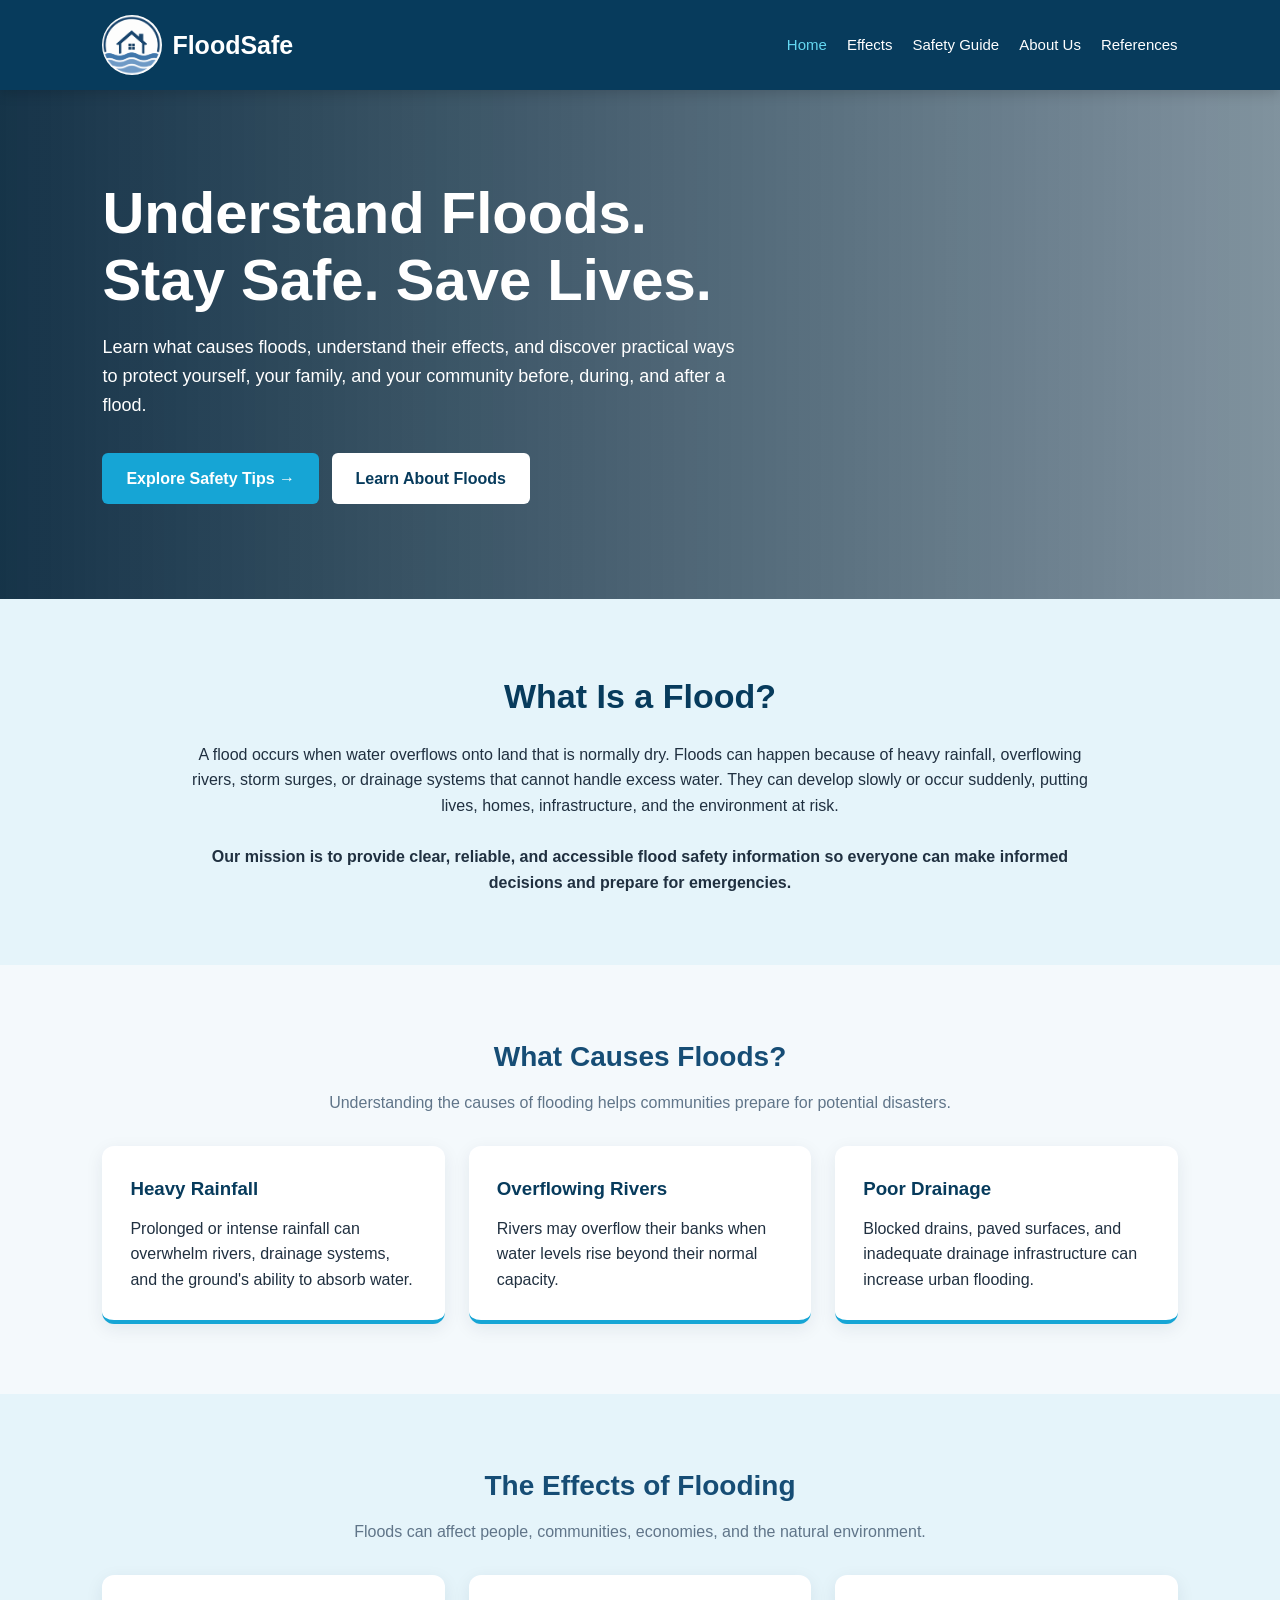
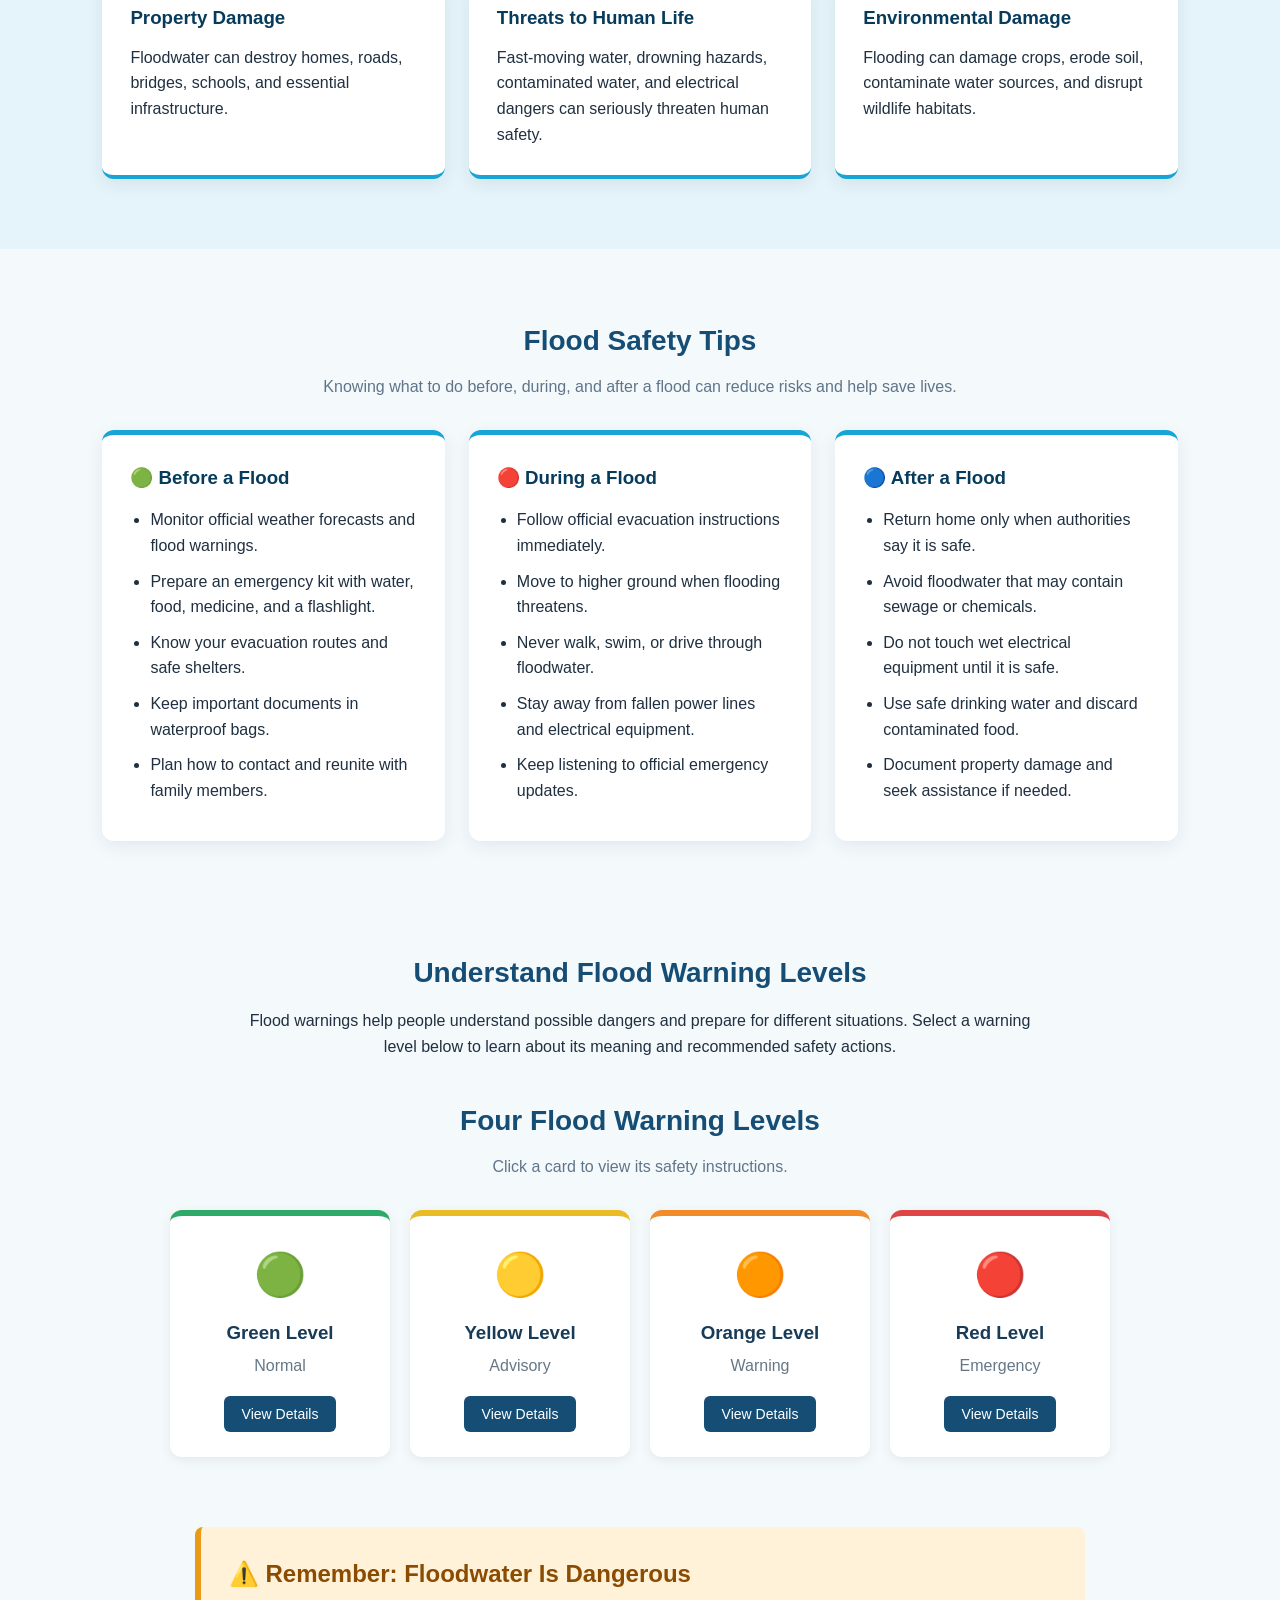
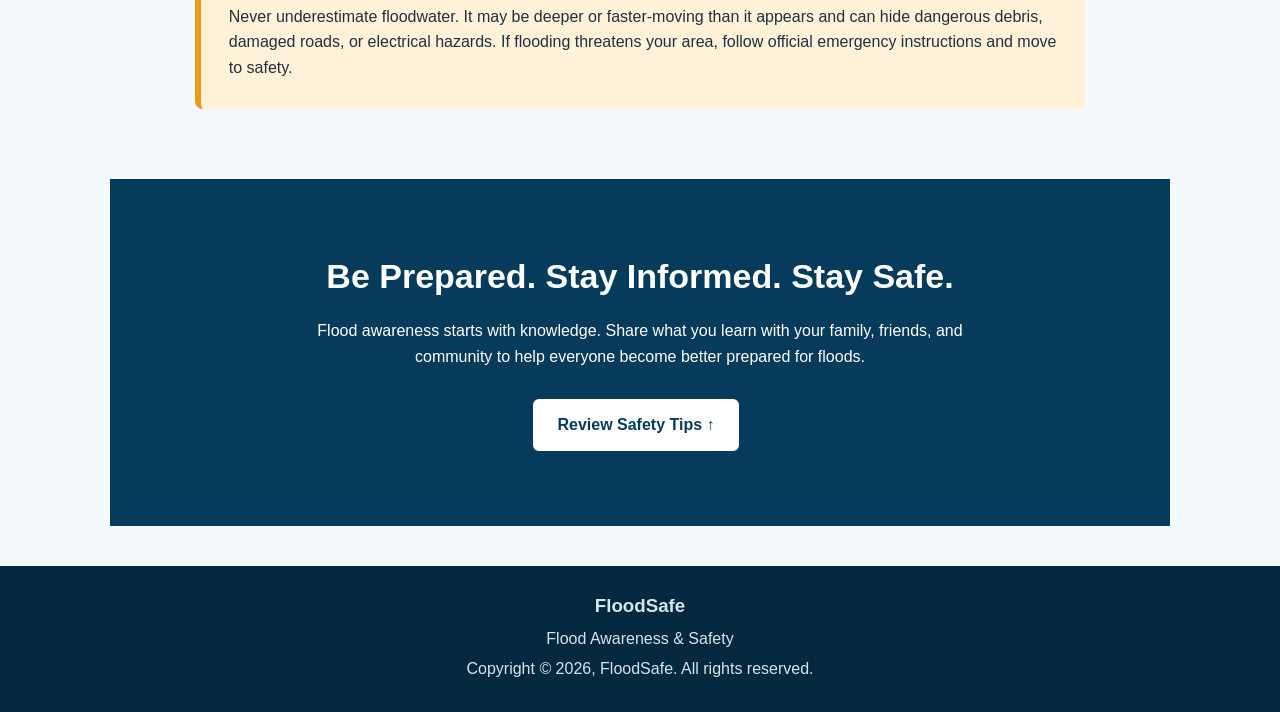
<file: index.html>
<!DOCTYPE html>
<html lang="en">
<head>
    <meta charset="UTF-8">
    <meta name="viewport" content="width=device-width, initial-scale=1.0">
    <title>FloodSafe | Flood Awareness & Safety</title>
   
    <!-- Favicon Links -->
    <link rel="icon" type="image/png" sizes="32x32" href="logoforIct.png">
 
    <style>
        * {
            margin: 0;
            padding: 0;
            box-sizing: border-box;
            scroll-behavior: smooth;
        }
 
        body {
            font-family: Arial, sans-serif;
            line-height: 1.6;
            color: #203040;
            background-color: #f4f9fc;
        }
 
        a {
            text-decoration: none;
            color: inherit;
        }
 
        /* Sticky Header */
        header {
            position: sticky;
            top: 0;
            z-index: 1000;
            background: #073b5c;
            color: white;
            padding: 15px 8%;
            display: flex;
            justify-content: space-between;
            align-items: center;
            flex-wrap: wrap;
            gap: 15px;
            box-shadow: 0 4px 12px rgba(0, 0, 0, 0.15);
        }
 
        .logo {
            display: flex;
            align-items: center;
            gap: 10px;
            font-size: 25px;
            font-weight: bold;
        }
 
        .logo-img {
            height: 60px;
            width: 60px;
            border-radius: 50%;
        }
 
        .logo span {
            color: #64d8f2;
        }
 
        nav {
            display: flex;
            flex-wrap: wrap;
            gap: 20px;
        }
 
        nav a {
            font-size: 15px;
            transition: color 0.3s;
        }
 
        nav a:hover, .active {
            color: #64d8f2;
        }
 
        .hero {
            min-height: 500px;
            padding: 90px 8%;
            display: flex;
            align-items: center;
            color: white;
            background:
                linear-gradient(
                    90deg,
                    rgba(3, 35, 57, 0.92),
                    rgba(3, 35, 57, 0.48)
                ),
                url("https://images.unsplash.com/photo-1547683905-f686c993aae5?auto=format&fit=crop&w=1800&q=85")
                center/cover;
        }
 
        .hero-content {
            max-width: 650px;
        }
 
        .hero h1 {
            font-size: clamp(36px, 5vw, 58px);
            line-height: 1.15;
            margin-bottom: 20px;
        }
 
        .hero p {
            font-size: 18px;
            margin-bottom: 28px;
        }
 
        .btn {
            display: inline-block;
            padding: 13px 24px;
            margin: 5px 8px 5px 0;
            border-radius: 6px;
            font-weight: bold;
            background: #16a5d5;
            color: white;
            transition: 0.3s;
        }
 
        .btn:hover {
            background: #087da9;
            transform: translateY(-2px);
        }
 
        .btn-secondary {
            background: white;
            color: #073b5c;
        }
 
        .btn-secondary:hover {
            background: #e3f4fa;
        }
 
        section {
            padding: 70px 8%;
        }
 
        .section-heading {
            text-align: center;
            max-width: 750px;
            margin: 0 auto 40px;
        }
 
        .section-heading h2 {
            font-size: 34px;
            color: #073b5c;
            margin-bottom: 12px;
        }
 
        .section-heading p {
            color: #596c7b;
        }
 
        .cards {
            display: grid;
            grid-template-columns: repeat(3, minmax(0, 1fr));
            gap: 24px;
        }
 
        .card {
            background: white;
            padding: 28px;
            border-radius: 12px;
            box-shadow: 0 5px 18px rgba(0, 40, 70, 0.08);
            border-bottom: 4px solid #16a5d5;
            transition: transform 0.3s;
        }
 
        .card:hover {
            transform: translateY(-5px);
        }
 
        .card .icon {
            font-size: 38px;
            margin-bottom: 12px;
        }
 
        .card h3 {
            color: #073b5c;
            margin-bottom: 12px;
        }
 
        .about {
            background: #e5f4fa;
        }
 
        .about-content {
            max-width: 900px;
            margin: auto;
            text-align: center;
        }
 
        .about-content h2 {
            color: #073b5c;
            font-size: 34px;
            margin-bottom: 18px;
        }
 
        .safety-grid {
            display: grid;
            grid-template-columns: repeat(3, minmax(0, 1fr));
            gap: 24px;
        }
 
        .safety-card {
            background: white;
            padding: 28px;
            border-radius: 12px;
            border-top: 5px solid #16a5d5;
            box-shadow: 0 5px 18px rgba(0, 40, 70, 0.08);
        }
 
        .safety-card h3 {
            color: #073b5c;
            margin-bottom: 15px;
        }
 
        .safety-card ul {
            padding-left: 20px;
        }
 
        .safety-card li {
            margin-bottom: 10px;
        }
 
        .warning {
            background: #fff2d8;
            border-left: 6px solid #e99a16;
            padding: 28px;
            border-radius: 8px;
            max-width: 1000px;
            margin: 0 auto;
        }
 
        .warning h2 {
            color: #8b4b00;
            margin-bottom: 10px;
        }
 
        .cta {
            text-align: center;
            background: #073b5c;
            color: white;
        }
 
        .cta h2 {
            font-size: 34px;
            margin-bottom: 15px;
        }
 
        .cta p {
            max-width: 700px;
            margin: 0 auto 25px;
        }
 
        footer {
            background: #04283e;
            color: #d5e5ed;
            text-align: center;
            padding: 25px 8%;
        }
 
        footer p {
            margin: 5px 0;
        }
        /*wanning guide*/
        .intro-wanning {
            max-width: 850px;
            margin: 40px auto;
            padding: 0 20px;
            text-align: center;
        }
 
        .intro-wanning h2 {
            color: #164d75;
            font-size: 28px;
            margin-bottom: 12px;
        }
 
        /* Warning Section */
        .warning-section {
            max-width: 1100px;
            margin: 40px auto;
            padding: 0 20px;
        }
 
        .section-heading {
            text-align: center;
            margin-bottom: 30px;
        }
 
        .section-heading h2 {
            color: #164d75;
            font-size: 28px;
            margin-bottom: 10px;
        }
 
        .section-heading p {
            color: #607589;
        }
 
        /* Warning Cards */
        .warning-cards {
            display: flex;
            flex-wrap: wrap;
            justify-content: center;
            gap: 20px;
        }
 
        .warning-card {
            background-color: white;
            width: 220px;
            padding: 25px 18px;
            text-align: center;
            border-radius: 12px;
            box-shadow: 0 3px 12px rgba(0,0,0,0.07);
            border-top: 6px solid;
        }
 
        .warning-icon {
            font-size: 42px;
            margin-bottom: 10px;
        }
 
        .warning-card h3 {
            color: #183b58;
            margin-bottom: 5px;
        }
 
        .warning-card p {
            color: #657786;
            margin-bottom: 18px;
        }
 
        .warning-card button {
            background-color: #164d75;
            color: white;
            border: none;
            padding: 10px 18px;
            border-radius: 6px;
            cursor: pointer;
            font-size: 14px;
        }
 
        .warning-card button:hover {
            background-color: #267eae;
        }
 
        .green {
            border-color: #2eaa68;
        }
 
        .yellow {
            border-color: #e9bb25;
        }
 
        .orange {
            border-color: #f28c28;
        }
 
        .red {
            border-color: #df4545;
        }
 
        /* Warning Details */
        .warning-details {
            background-color: white;
            max-width: 850px;
            margin: 35px auto;
            padding: 30px;
            border-radius: 12px;
            border-left: 6px solid #2583bd;
            box-shadow: 0 3px 12px rgba(0,0,0,0.06);
            display: none;
        }
 
        .warning-details h2 {
            color: #164d75;
            margin-bottom: 15px;
        }
 
        .warning-details h3 {
            color: #164d75;
            margin: 20px 0 8px;
        }
 
        .warning-details p {
            color: #536779;
            margin-bottom: 10px;
        }
 
        .warning-details ul {
            padding-left: 22px;
            color: #536779;
        }
 
        .warning-details li {
            margin-bottom: 9px;
        }
 
 
        @media (max-width: 900px) {
            .cards,
            .safety-grid {
                grid-template-columns: repeat(2, minmax(0, 1fr));
            }
 
            header {
                justify-content: center;
            }
 
            nav {
                justify-content: center;
            }
        }
 
        @media (max-width: 600px) {
            .cards,
            .safety-grid {
                grid-template-columns: 1fr;
            }
 
            .hero {
                padding: 65px 6%;
            }
 
            section {
                padding: 50px 6%;
            }
 
            .section-heading h2,
            .about-content h2,
            .cta h2 {
                font-size: 28px;
            }
            .warning-card {
                width: 100%;
            }
 
            .warning-details {
                padding: 20px;
            }
        }
    </style>
</head>
<body>
 
    <header>
        <a href="#home" class="logo">
            <img src="logoforIct.png" alt="FloodSafe" class="logo-img">
            FloodSafe
        </a>
        <nav aria-label="Main navigation">
            <a href="index.html" class="active">Home</a>
            <a href="Effect.html">Effects</a>
            <a href="Safety.html">Safety Guide</a>
            <a href="Aboutus.html">About Us</a>
            <a href="Reference.html">References</a>
        </nav>
    </header>
 
    <main>
        <section class="hero" id="home">
            <div class="hero-content">
                <h1>Understand Floods. Stay Safe. Save Lives.</h1>
                <p>
                    Learn what causes floods, understand their effects,
                    and discover practical ways to protect yourself,
                    your family, and your community before, during,
                    and after a flood.
                </p>
                <a href="#safety" class="btn">Explore Safety Tips →</a>
                <a href="#about" class="btn btn-secondary">Learn About Floods</a>
            </div>
        </section>
 
        <section id="about" class="about">
            <div class="about-content">
                <h2>What Is a Flood?</h2>
                <p>
                    A flood occurs when water overflows onto land that
                    is normally dry. Floods can happen because of heavy
                    rainfall, overflowing rivers, storm surges, or
                    drainage systems that cannot handle excess water.
                    They can develop slowly or occur suddenly, putting
                    lives, homes, infrastructure, and the environment
                    at risk.
                </p>
                <br>
                <p>
                    <strong>
                        Our mission is to provide clear, reliable,
                        and accessible flood safety information so
                        everyone can make informed decisions and
                        prepare for emergencies.
                    </strong>
                </p>
            </div>
        </section>
 
        <section id="causes">
            <div class="section-heading">
                <h2>What Causes Floods?</h2>
                <p>Understanding the causes of flooding helps communities prepare for potential disasters.</p>
            </div>
            <div class="cards">
                <article class="card">
                    <h3>Heavy Rainfall</h3>
                    <p>Prolonged or intense rainfall can overwhelm rivers, drainage systems, and the ground's ability to absorb water.</p>
                </article>
                <article class="card">
                    <h3>Overflowing Rivers</h3>
                    <p>Rivers may overflow their banks when water levels rise beyond their normal capacity.</p>
                </article>
                <article class="card">
                    <h3>Poor Drainage</h3>
                    <p>Blocked drains, paved surfaces, and inadequate drainage infrastructure can increase urban flooding.</p>
                </article>
            </div>
        </section>
 
        <section id="effects" class="about">
            <div class="section-heading">
                <h2>The Effects of Flooding</h2>
                <p>Floods can affect people, communities, economies, and the natural environment.</p>
            </div>
            <div class="cards">
                <article class="card">
                    <h3>Property Damage</h3>
                    <p>Floodwater can destroy homes, roads, bridges, schools, and essential infrastructure.</p>
                </article>
                <article class="card">
                    <h3>Threats to Human Life</h3>
                    <p>Fast-moving water, drowning hazards, contaminated water, and electrical dangers can seriously threaten human safety.</p>
                </article>
                <article class="card">
                    <h3>Environmental Damage</h3>
                    <p>Flooding can damage crops, erode soil, contaminate water sources, and disrupt wildlife habitats.</p>
                </article>
            </div>
        </section>
 
        <section id="safety">
            <div class="section-heading">
                <h2>Flood Safety Tips</h2>
                <p>Knowing what to do before, during, and after a flood can reduce risks and help save lives.</p>
            </div>
            <div class="safety-grid">
                <article class="safety-card">
                    <h3>🟢 Before a Flood</h3>
                    <ul>
                        <li>Monitor official weather forecasts and flood warnings.</li>
                        <li>Prepare an emergency kit with water, food, medicine, and a flashlight.</li>
                        <li>Know your evacuation routes and safe shelters.</li>
                        <li>Keep important documents in waterproof bags.</li>
                        <li>Plan how to contact and reunite with family members.</li>
                    </ul>
                </article>
                <article class="safety-card">
                    <h3>🔴 During a Flood</h3>
                    <ul>
                        <li>Follow official evacuation instructions immediately.</li>
                        <li>Move to higher ground when flooding threatens.</li>
                        <li>Never walk, swim, or drive through floodwater.</li>
                        <li>Stay away from fallen power lines and electrical equipment.</li>
                        <li>Keep listening to official emergency updates.</li>
                    </ul>
                </article>
                <article class="safety-card">
                    <h3>🔵 After a Flood</h3>
                    <ul>
                        <li>Return home only when authorities say it is safe.</li>
                        <li>Avoid floodwater that may contain sewage or chemicals.</li>
                        <li>Do not touch wet electrical equipment until it is safe.</li>
                        <li>Use safe drinking water and discard contaminated food.</li>
                        <li>Document property damage and seek assistance if needed.</li>
                    </ul>
                </article>
            </div>
        </section>
        <!---Wanning guide-->
        <section class="intro-wanning">
 
        <h2>Understand Flood Warning Levels</h2>
 
        <p>
            Flood warnings help people understand possible dangers
            and prepare for different situations.
            Select a warning level below to learn about its meaning
            and recommended safety actions.
        </p>
 
    </section>
 
 
    <!-- Warning Cards -->
    <section class="warning-section">
 
        <div class="section-heading">
            <h2>Four Flood Warning Levels</h2>
            <p>Click a card to view its safety instructions.</p>
        </div>
 
        <div class="warning-cards">
 
            <!-- Green Level -->
            <div class="warning-card green" >
 
                <div class="warning-icon">🟢</div>
 
                <h3>Green Level</h3>
 
                <p>Normal</p>
 
                <button onclick="showWarning('green')">
                    View Details
                </button>
 
            </div>
 
            <!-- Yellow Level -->
            <div class="warning-card yellow">
 
                <div class="warning-icon">🟡</div>
 
                <h3>Yellow Level</h3>
 
                <p>Advisory</p>
 
                <button onclick="showWarning('yellow')">
                    View Details
                </button>
 
            </div>
 
            <!-- Orange Level -->
            <div class="warning-card orange">
 
                <div class="warning-icon">🟠</div>
 
                <h3>Orange Level</h3>
 
                <p>Warning</p>
 
                <button onclick="showWarning('orange')">
                    View Details
                </button>
 
            </div>
 
            <!-- Red Level -->
            <div class="warning-card red">
 
                <div class="warning-icon">🔴</div>
 
                <h3>Red Level</h3>
 
                <p>Emergency</p>
 
                <button onclick="showWarning('red')">
                    View Details
                </button>
 
            </div>
 
        </div>
 
        <!-- Dynamic Warning Details -->
        <div class="warning-details" id="warningDetails">
 
            <h2 id="warningTitle"></h2>
 
            <p id="warningDescription"></p>
 
            <h3>Recommended Safety Actions</h3>
 
            <ul id="warningActions"></ul>
 
        </div>
 
        <section>
            <div class="warning">
                <h2>⚠️ Remember: Floodwater Is Dangerous</h2>
                <p>
                    Never underestimate floodwater. It may be deeper
                    or faster-moving than it appears and can hide
                    dangerous debris, damaged roads, or electrical
                    hazards. If flooding threatens your area, follow
                    official emergency instructions and move to safety.
                </p>
            </div>
        </section>
 
        <section class="cta">
            <h2>Be Prepared. Stay Informed. Stay Safe.</h2>
            <p>
                Flood awareness starts with knowledge. Share what
                you learn with your family, friends, and community
                to help everyone become better prepared for floods.
            </p>
            <a href="#safety" class="btn btn-secondary">Review Safety Tips ↑</a>
        </section>
    </main>
 
    <footer>
        <h3>FloodSafe</h3>
        <p>Flood Awareness & Safety</p>
        <p>Copyright © 2026, FloodSafe. All rights reserved.</p>
    </footer>
 
    <script>
        document.getElementById("year").textContent = new Date().getFullYear();
 
        showWarning("green")
 
        function showWarning(level) {
 
            const details = document.getElementById("warningDetails");
            const title = document.getElementById("warningTitle");
            const description = document.getElementById("warningDescription");
            const actions = document.getElementById("warningActions");
 
            details.style.display = "block";
 
            if (level == "green") {
 
                title.textContent = "🟢 Green Level - Normal";
 
                description.textContent =
                    "There is no immediate flood threat. However, it is important to stay prepared.";
 
                actions.innerHTML = `
                    <li>Prepare an emergency kit with essential supplies.</li>
                    <li>Keep important documents in waterproof bags.</li>
                    <li>Check drainage systems around your home.</li>
                    <li>Learn about possible flood risks in your area.</li>
                `;
                document.getElementById("warningDetails").style.borderLeft= "7px solid green";
 
            } else if (level == "yellow") {
 
                title.textContent = "🟡 Yellow Level - Advisory";
 
                description.textContent =
                    "There is a possibility of flooding in some areas. People should stay alert and monitor official updates.";
 
                actions.innerHTML = `
                    <li>Monitor official weather and flood updates.</li>
                    <li>Review your family emergency plan.</li>
                    <li>Check your emergency supplies.</li>
                    <li>Prepare important belongings for possible evacuation.</li>
                `;
                document.getElementById("warningDetails").style.borderLeft= "7px solid goldenrod";
 
            } else if (level == "orange") {
 
                title.textContent = "🟠 Orange Level - Warning";
 
                description.textContent =
                    "Flooding is expected or may already be happening in affected areas. Conditions may become dangerous.";
 
                actions.innerHTML = `
                    <li>Prepare to move to a safe place.</li>
                    <li>Follow evacuation instructions from authorities.</li>
                    <li>Keep your emergency kit ready.</li>
                    <li>Help children, elderly people, and vulnerable neighbours.</li>
                    <li>Stay away from rivers and flood-prone areas.</li>
                `;
                document.getElementById("warningDetails").style.borderLeft= "7px solid orange";
 
            } else if (level == "red") {
 
                title.textContent = "🔴 Red Level - Emergency";
 
                description.textContent =
                    "Severe flooding may create dangerous conditions for people and communities. Immediate safety action may be necessary.";
 
                actions.innerHTML = `
                    <li>Move to a safe location immediately when instructed by authorities.</li>
                    <li>Follow official evacuation instructions.</li>
                    <li>Stay away from floodwater and damaged electrical equipment.</li>
                    <li>Do not walk, swim, or drive through floodwater.</li>
                    <li>Help others only when it is safe to do so.</li>
                `;
                document.getElementById("warningDetails").style.borderLeft= "7px solid red";
 
            }
 
            details.scrollIntoView({
                behavior: "smooth",
                block: "nearest"
            });
 
        }
    </script>
 
</body>
</html>
</file>
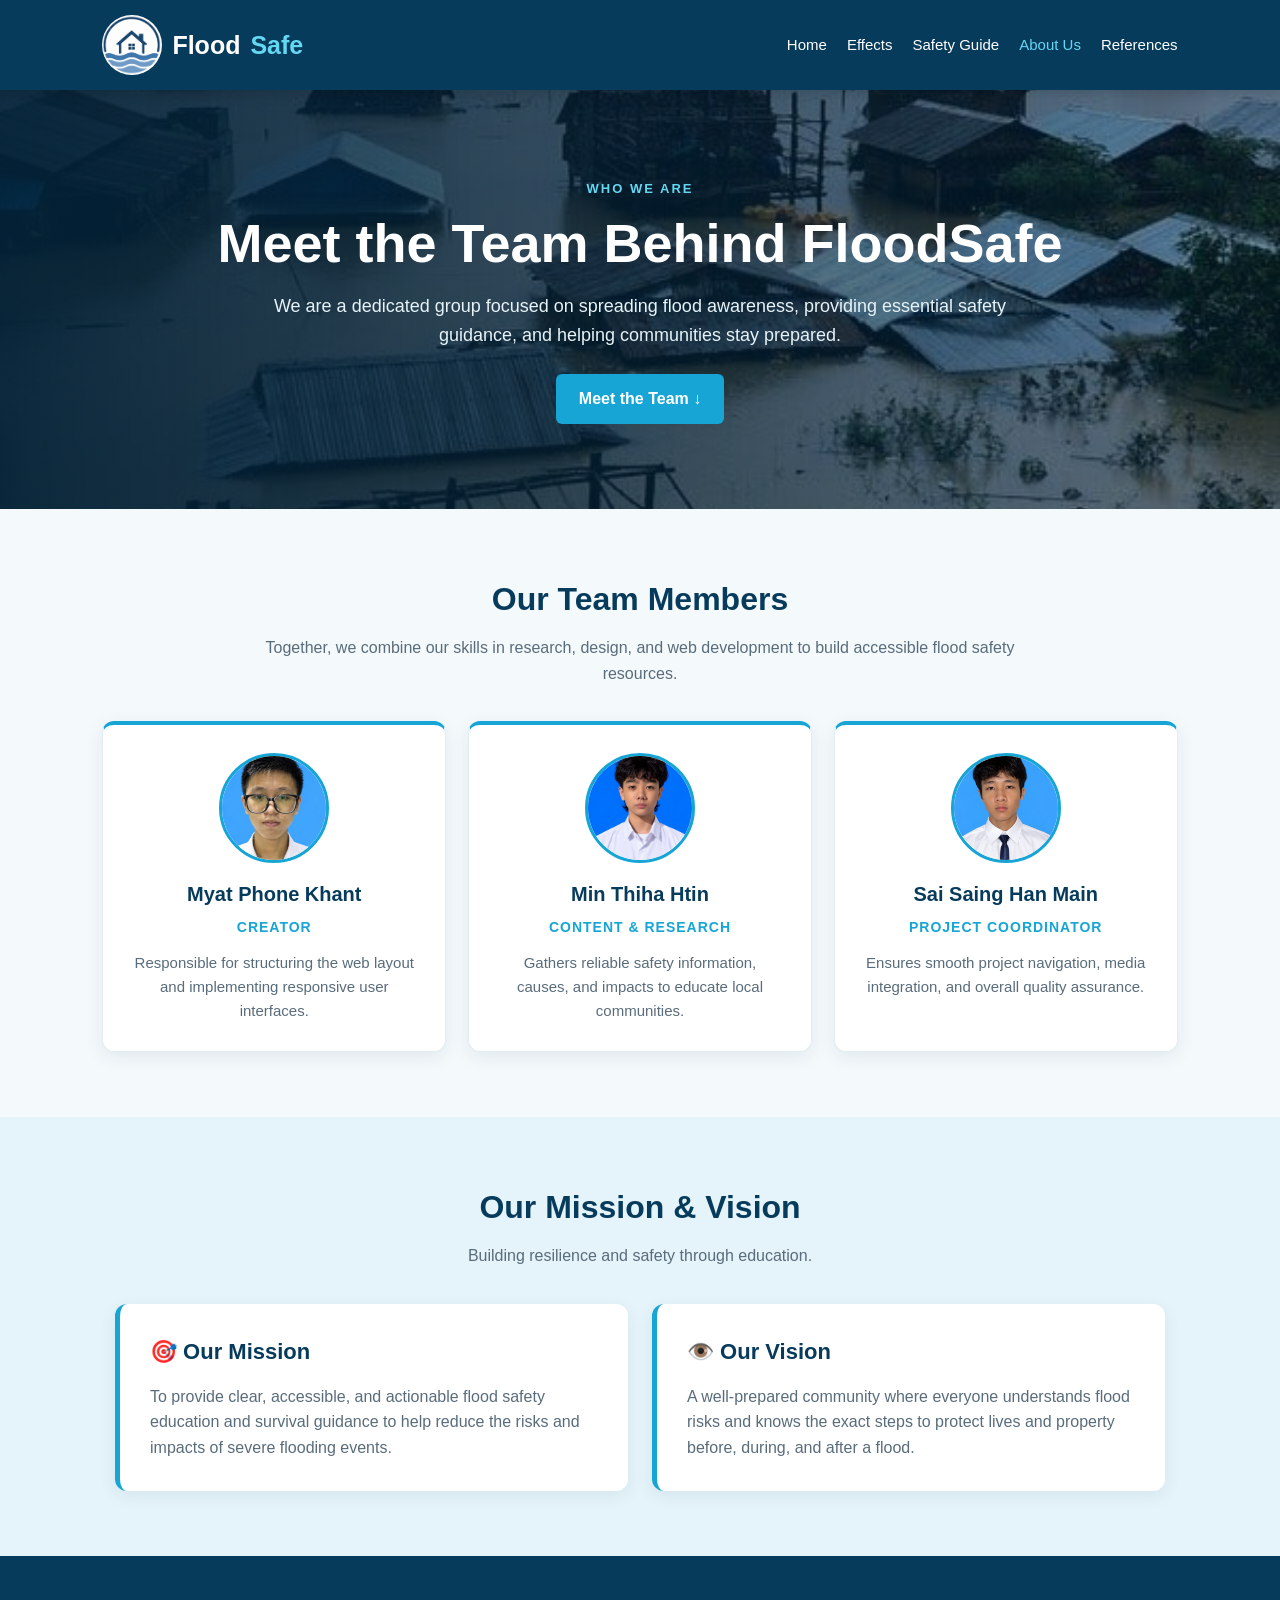
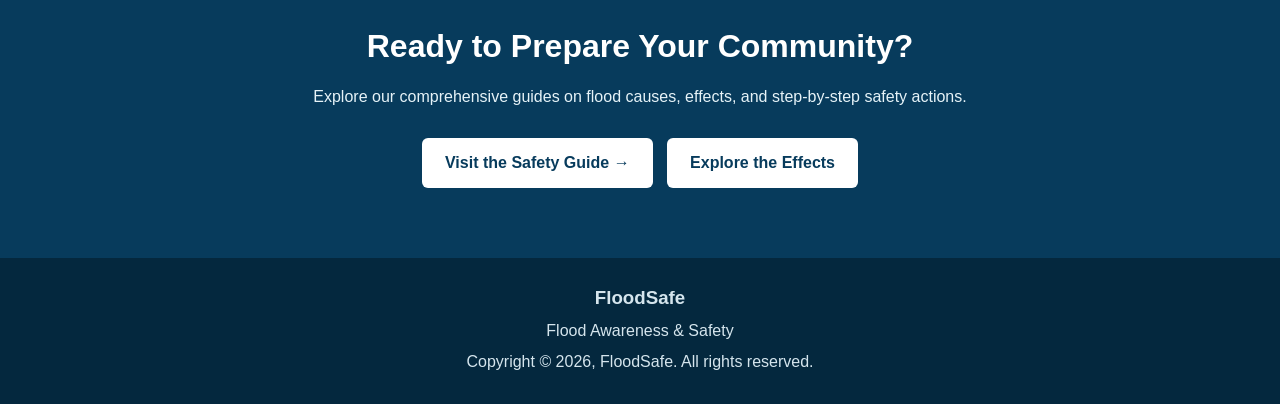
<file: Aboutus.html>
<!DOCTYPE html>
<html lang="en">
<head>
    <meta charset="UTF-8">
    <meta name="viewport" content="width=device-width, initial-scale=1.0">
    <title>About Us | FloodSafe</title>
    <link rel="icon" type="image/png" href="floodsafe-favicon-large.png">

    <style>
        * {
            margin: 0;
            padding: 0;
            box-sizing: border-box;
        }

        html {
            scroll-behavior: smooth;
        }

        body {
            font-family: Arial, sans-serif;
            line-height: 1.6;
            color: #203040;
            background: #f4f9fc;
        }

        a {
            text-decoration: none;
            color: inherit;
        }

        /* Sticky Header */
        header {
            position: sticky;
            top: 0;
            z-index: 1000;
            background: #073b5c;
            color: white;
            padding: 15px 8%;
            display: flex;
            justify-content: space-between;
            align-items: center;
            flex-wrap: wrap;
            gap: 15px;
            box-shadow: 0 4px 12px rgba(0, 0, 0, 0.15);
        }

        .logo {
            display: flex;
            align-items: center;
            gap: 10px;
            font-size: 25px;
            font-weight: bold;
        }

        .logo-img {
            height: 60px;
            width: 60px;
            border-radius: 50%;
            object-fit: cover;
        }

        .logo span {
            color: #64d8f2;
        }

        nav {
            display: flex;
            flex-wrap: wrap;
            gap: 20px;
        }

        nav a {
            font-size: 15px;
            transition: color 0.3s;
        }

        nav a:hover,
        nav a.active {
            color: #64d8f2;
        }

        .page-intro {
            background:
                linear-gradient(
                    90deg,
                    rgba(3, 35, 57, 0.92),
                    rgba(3, 35, 57, 0.48)
                ),
                url("Flood 2.jfif")
                center/cover;
            color: white;
            padding: 85px 8%;
            text-align: center;
            min-width:500px;
        }

        .eyebrow {
            display: inline-block;
            color: #64d8f2;
            font-weight: bold;
            letter-spacing: 2px;
            text-transform: uppercase;
            font-size: 13px;
            margin-bottom: 12px;
        }

        .page-intro h1 {
            font-size: clamp(36px, 5vw, 54px);
            line-height: 1.15;
            margin-bottom: 18px;
        }

        .page-intro p {
            max-width: 740px;
            margin: 0 auto 25px;
            font-size: 18px;
            color: #e6f3f8;
        }

        .btn {
            display: inline-block;
            padding: 12px 23px;
            border-radius: 6px;
            font-weight: bold;
            background: #16a5d5;
            color: white;
            transition: 0.3s;
        }

        .btn:hover {
            background: #087da9;
            transform: translateY(-2px);
        }

        section {
            padding: 65px 8%;
        }

        .section-heading {
            max-width: 760px;
            margin: 0 auto 35px;
            text-align: center;
        }

        .section-heading h2 {
            color: #073b5c;
            font-size: 32px;
            margin-bottom: 10px;
        }

        .section-heading p {
            color: #596c7b;
        }

        .impact-grid {
            display: grid;
            grid-template-columns: repeat(3, minmax(0, 1fr));
            gap: 22px;
        }

        .team-card {
            background: white;
            padding: 28px;
            border-radius: 12px;
            box-shadow: 0 5px 18px rgba(0, 40, 70, 0.08);
            border: 1px solid #e1edf2;
            border-top: 4px solid #16a5d5;
            text-align: center;
            transition: transform 0.3s, box-shadow 0.3s;
        }

        .team-card:hover {
            transform: translateY(-5px);
            box-shadow: 0 9px 22px rgba(0, 40, 70, 0.13);
        }

        .team-img-wrapper {
            width: 110px;
            height: 110px;
            margin: 0 auto 15px;
            border-radius: 50%;
            overflow: hidden;
            border: 3px solid #16a5d5;
        }

        .team-img {
            width: 100%;
            height: 100%;
            object-fit: cover;
        }

        .team-card h3 {
            color: #073b5c;
            font-size: 20px;
            margin-bottom: 6px;
        }

        .team-role {
            color: #16a5d5;
            font-size: 14px;
            font-weight: bold;
            margin-bottom: 12px;
            text-transform: uppercase;
            letter-spacing: 1px;
        }

        .team-card p {
            color: #596c7b;
            font-size: 15px;
        }

        .timeline-section {
            background: #e5f4fa;
        }

        .timeline-grid {
            max-width: 1050px;
            margin: 0 auto;
            display: grid;
            grid-template-columns: repeat(2, minmax(0, 1fr));
            gap: 24px;
        }

        .timeline-card {
            background: white;
            padding: 30px;
            border-radius: 12px;
            border-left: 5px solid #16a5d5;
            box-shadow: 0 5px 18px rgba(0, 40, 70, 0.07);
        }

        .timeline-card h3 {
            color: #073b5c;
            font-size: 22px;
            margin-bottom: 15px;
        }

        .timeline-card p {
            color: #596c7b;
        }

        .cta {
            text-align: center;
            background: #073b5c;
            color: white;
        }

        .cta h2 {
            font-size: 32px;
            margin-bottom: 12px;
        }

        .cta p {
            max-width: 700px;
            margin: 0 auto 24px;
            color: #e6f3f8;
        }

        .cta .btn {
            margin: 5px;
            background: white;
            color: #073b5c;
        }

        .cta .btn:hover {
            background: #e3f4fa;
        }

        footer {
            background: #04283e;
            color: #d5e5ed;
            text-align: center;
            padding: 25px 8%;
        }

        footer p {
            margin: 5px 0;
        }

        @media (max-width: 900px) {
            .impact-grid,
            .team-grid {
                grid-template-columns: repeat(2, minmax(0, 1fr));
            }

            header {
                justify-content: center;
            }

            nav {
                justify-content: center;
            }
        }

        @media (max-width: 600px) {
            .impact-grid,
            .team-grid,
            .timeline-grid {
                grid-template-columns: 1fr;
            }

            .page-intro {
                padding: 65px 6%;
            }

            section {
                padding: 50px 6%;
            }

            .section-heading h2,
            .cta h2 {
                font-size: 27px;
            }
        }
    </style>
</head>

<body>
    <header>
        <a href="index.html" class="logo">
            <img src="logoforIct.png" alt="FloodSafe" class="logo-img">
            Flood<span>Safe</span>
        </a>

        <nav aria-label="Main navigation">
            <a href="index.html">Home</a>
            <a href="Effect.html" >Effects</a>
            <a href="Safety.html">Safety Guide</a>
            <a href="Aboutus.html" class="active">About Us</a>
            <a href="Reference.html">References</a>
        </nav>
    </header>

    <main>
        <section class="page-intro">
            <span class="eyebrow">Who We Are</span>
            <h1>Meet the Team Behind FloodSafe</h1>
            <p>
                We are a dedicated group focused on spreading flood awareness, 
                providing essential safety guidance, and helping communities stay prepared.
            </p>
            <a href="#team" class="btn">Meet the Team ↓</a>
        </section>

        <section id="team">
            <div class="section-heading">
                <h2>Our Team Members</h2>
                <p>
                    Together, we combine our skills in research, design, and web development 
                    to build accessible flood safety resources.
                </p>
            </div>

            <div class="impact-grid team-grid">
                <article class="team-card">
                    <div class="team-img-wrapper">
                        <img src="Screenshot 2026-11-05 105513 copy.png" alt="Myat Phone Khant" class="team-img">
                    </div>
                    <h3>Myat Phone Khant</h3>
                    <div class="team-role">Creator</div>
                    <p>
                        Responsible for structuring the web layout and implementing responsive user interfaces.
                    </p>
                </article>

                <article class="team-card">
                    <div class="team-img-wrapper">
                        <img src="image. lll 1.png" alt="Min Thiha Htin" class="team-img">
                    </div>
                    <h3>Min Thiha Htin</h3>
                    <div class="team-role">Content & Research</div>
                    <p>
                        Gathers reliable safety information, causes, and impacts to educate local communities.
                    </p>
                </article>

                <article class="team-card">
                    <div class="team-img-wrapper">
                        <img src="Screenshot 2026-11-05 105550.png" alt="Sai Saing Han Main" class="team-img">
                    </div>
                    <h3>Sai Saing Han Main</h3>
                    <div class="team-role">Project Coordinator</div>
                    <p>
                        Ensures smooth project navigation, media integration, and overall quality assurance.
                    </p>
                </article>
            </div>
        </section>

        <section class="timeline-section" id="mission">
            <div class="section-heading">
                <h2>Our Mission & Vision</h2>
                <p>Building resilience and safety through education.</p>
            </div>

            <div class="timeline-grid">
                <article class="timeline-card">
                    <h3>🎯 Our Mission</h3>
                    <p>
                        To provide clear, accessible, and actionable flood safety education and survival guidance to help reduce the risks and impacts of severe flooding events.
                    </p>
                </article>

                <article class="timeline-card">
                    <h3>👁️ Our Vision</h3>
                    <p>
                        A well-prepared community where everyone understands flood risks and knows the exact steps to protect lives and property before, during, and after a flood.
                    </p>
                </article>
            </div>
        </section>

        <section class="cta">
            <h2>Ready to Prepare Your Community?</h2>
            <p>
                Explore our comprehensive guides on flood causes, effects, and step-by-step safety actions.
            </p>
            <a href="Safety.html" class="btn">Visit the Safety Guide →</a>
            <a href="Effect.html" class="btn">Explore the Effects</a>
        </section>
    </main>

    <footer>
        <h3>FloodSafe</h3>
        <p>Flood Awareness & Safety</p>
        <p>Copyright © 2026, FloodSafe. All rights reserved.</p>
    </footer>
</body>
</html>
</file>
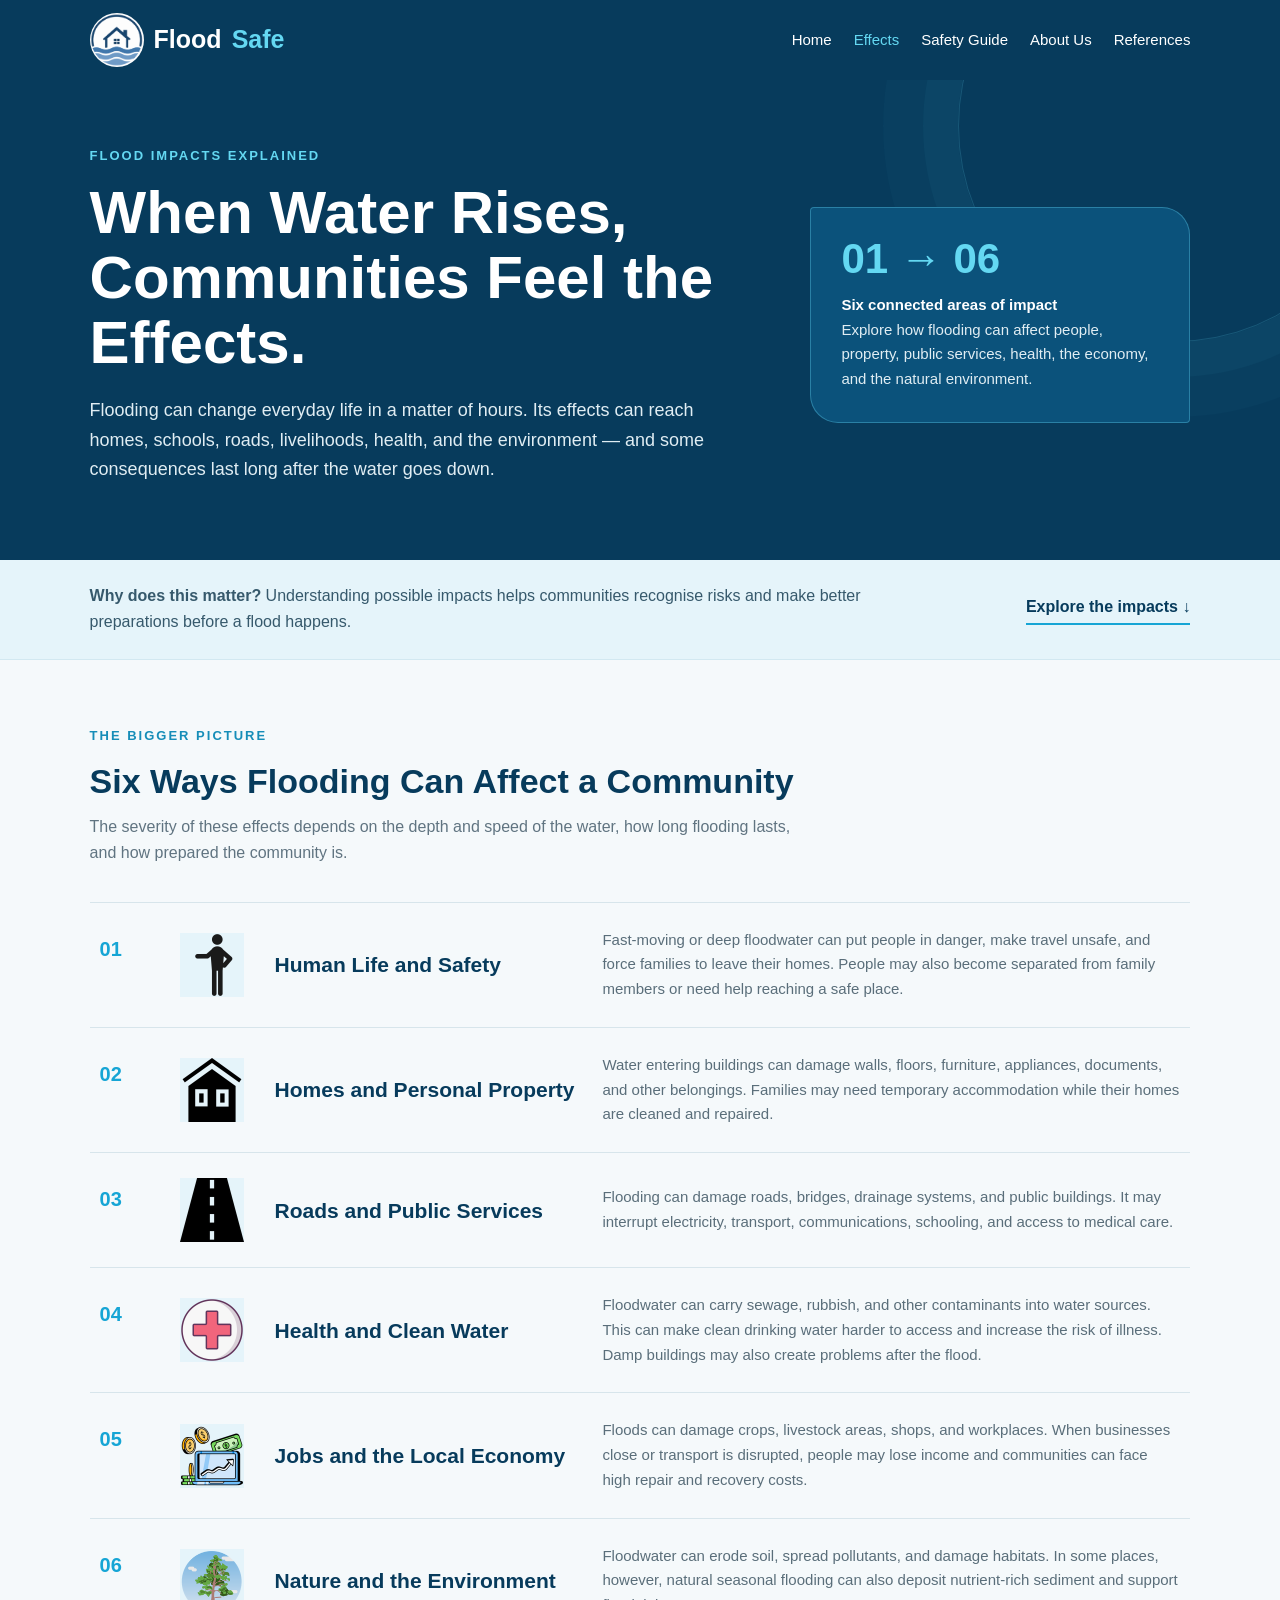
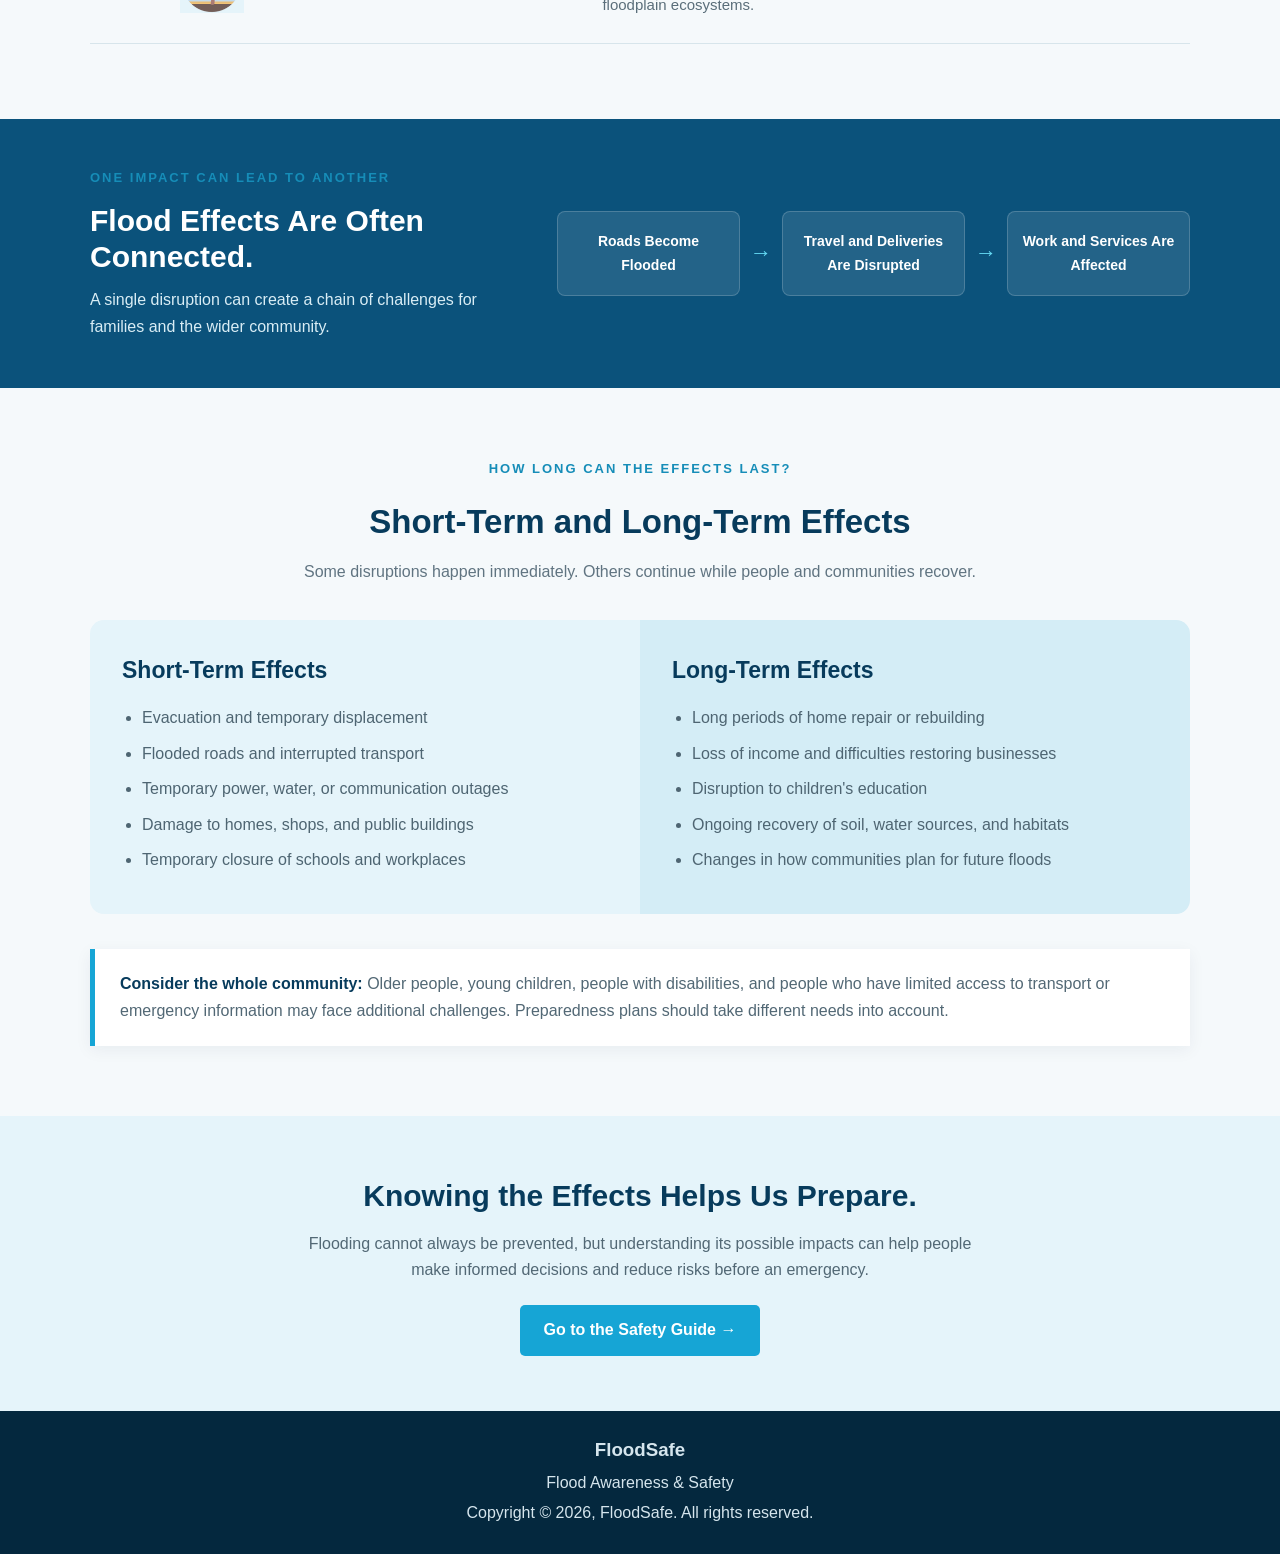
<file: Effect.html>
<!DOCTYPE html>
<html lang="en">
<head>
<meta charset="UTF-8">
<meta name="viewport" content="width=device-width, initial-scale=1.0">
<title>Effects of Flooding | FloodSafe</title>
 
<link rel="icon" type="image/png" href="floodsafe-favicon-large.png">
 
<style>
* {
    margin: 0;
    padding: 0;
    box-sizing: border-box;
}
 
html {
    scroll-behavior: smooth;
}
 
body {
    font-family: Arial, sans-serif;
    color: #203746;
    background: #f5f9fb;
    line-height: 1.65;
}
 
a {
    color: inherit;
    text-decoration: none;
}
 
/* HEADER */
 
header {
    background: #073b5c;
    color: white;
    padding: 13px 7%;
    display: flex;
    align-items: center;
    justify-content: space-between;
    gap: 18px;
    flex-wrap: wrap;
}
 
.logo {
    display: flex;
    align-items: center;
    gap: 10px;
    font-size: 25px;
    font-weight: bold;
}
 
.logo img {
    width: 54px;
    height: 54px;
    border-radius: 50%;
}
 
.logo span {
    color: #64d8f2;
}
 
nav {
    display: flex;
    flex-wrap: wrap;
    gap: 22px;
}
 
nav a {
    font-size: 15px;
    transition: color 0.2s;
}
 
nav a:hover,
nav a.active {
    color: #64d8f2;
}
 
/* HERO SECTION */
 
.hero {
    background: #073b5c;
    color: white;
    padding: 65px 7% 75px;
    display: grid;
    grid-template-columns: 1.25fr 0.75fr;
    align-items: center;
    gap: 50px;
    overflow: hidden;
    position: relative;
}
 
.hero::after {
    content: "";
    position: absolute;
    width: 430px;
    height: 430px;
    border: 1px solid rgba(100,216,242,0.18);
    border-radius: 50%;
    right: -110px;
    top: -170px;
    box-shadow:
        0 0 0 35px rgba(100,216,242,0.035),
        0 0 0 75px rgba(100,216,242,0.025);
}
 
.hero-copy,
.hero-note {
    position: relative;
    z-index: 1;
}
 
.eyebrow {
    color: #168db8;
    text-transform: uppercase;
    letter-spacing: 2px;
    font-size: 13px;
    font-weight: bold;
    display: block;
    margin-bottom: 15px;
}
 
.hero .eyebrow {
    color: #64d8f2;
}
 
h1 {
    font-size: clamp(38px, 5vw, 60px);
    line-height: 1.08;
    max-width: 680px;
    margin-bottom: 20px;
}
 
.hero-copy p {
    color: #e0edf3;
    max-width: 650px;
    font-size: 18px;
}
 
.hero-note {
    background: #0b527b;
    border: 1px solid rgba(100,216,242,0.35);
    border-radius: 4px 28px 4px 28px;
    padding: 30px;
    max-width: 380px;
    justify-self: end;
}
 
.big-number {
    display: block;
    color: #64d8f2;
    font-size: 42px;
    font-weight: bold;
    line-height: 1;
    margin-bottom: 13px;
}
 
.hero-note p {
    color: #e0edf3;
    font-size: 15px;
}
 
.hero-note strong {
    color: white;
}
 
/* INTRO STRIP */
 
.intro-strip {
    background: #e5f4fa;
    padding: 23px 7%;
    display: flex;
    align-items: center;
    justify-content: space-between;
    gap: 25px;
    border-bottom: 1px solid #d2e8f1;
}
 
.intro-strip p {
    max-width: 800px;
    color: #36596c;
}
 
.intro-strip a {
    flex-shrink: 0;
    color: #073b5c;
    font-weight: bold;
    border-bottom: 2px solid #16a5d5;
    padding-bottom: 3px;
}
 
/* IMPACT SECTIONS */
 
main {
    padding: 65px 7% 75px;
}
 
.section-title {
    max-width: 720px;
    margin-bottom: 35px;
}
 
.section-title h2 {
    color: #073b5c;
    font-size: 34px;
    line-height: 1.2;
    margin-bottom: 12px;
}
 
.section-title p {
    color: #607481;
}
 
.impact-list {
    max-width: 1100px;
    width: 100%;
}
 
.impact-row {
    display: grid;
 
    /* Four separate columns for four elements */
    grid-template-columns: 60px 75px minmax(180px, 0.8fr) minmax(0, 1.5fr);
 
    gap: 20px;
    align-items: center;
    padding: 25px 10px;
    border-top: 1px solid #d7e5eb;
}
 
.impact-row:last-child {
    border-bottom: 1px solid #d7e5eb;
}
 
.impact-index {
    color: #16a5d5;
    font-size: 20px;
    font-weight: bold;
    align-self: start;
    padding-top: 5px;
}
 
.impact-symbol {
    width: 64px;
    height: 64px;
    display: grid;
    place-items: center;
    background: #e5f4fa;
}
.impact-symbol img{
    width: 100%;
    height: 100%;
}
 
.impact-row h3 {
    color: #073b5c;
    font-size: 21px;
    line-height: 1.3;
}
 
.impact-row p {
    color: #5a6e7a;
    font-size: 15px;
    min-width: 0;
}
 
/* CONNECTED IMPACTS */
 
.ripple-band {
    background: #0b527b;
    color: white;
    padding: 48px 7%;
}
 
.ripple-inner {
    max-width: 1100px;
    margin: auto;
    display: grid;
    grid-template-columns: 0.8fr 1.2fr;
    align-items: center;
    gap: 45px;
}
 
.ripple-band h2 {
    font-size: 30px;
    line-height: 1.2;
    margin-bottom: 12px;
}
 
.ripple-band .lead {
    color: #d9edf5;
}
 
.chain {
    display: flex;
    align-items: stretch;
    gap: 10px;
}
 
.chain-step {
    flex: 1;
    background: rgba(255,255,255,0.1);
    border: 1px solid rgba(255,255,255,0.18);
    padding: 18px 13px;
    text-align: center;
    border-radius: 8px;
    font-size: 14px;
    font-weight: bold;
}
 
.chain-arrow {
    align-self: center;
    color: #64d8f2;
    font-size: 22px;
}
 
/* SHORT AND LONG TERM EFFECTS */
 
.time-section {
    padding: 70px 7%;
    background: #f5f9fb;
}
 
.time-wrap {
    max-width: 1100px;
    margin: auto;
}
 
.time-heading {
    text-align: center;
    margin: 0 auto 35px;
    max-width: 700px;
}
 
.time-heading h2 {
    color: #073b5c;
    font-size: 33px;
    margin-bottom: 10px;
}
 
.time-heading p {
    color: #607481;
}
 
.time-columns {
    display: grid;
    grid-template-columns: 1fr 1fr;
    gap: 0;
}
 
.time-column {
    padding: 32px;
}
 
.time-column:first-child {
    background: #e5f4fa;
    border-radius: 14px 0 0 14px;
}
 
.time-column:last-child {
    background: #d4edf6;
    border-radius: 0 14px 14px 0;
}
 
.time-column h3 {
    color: #073b5c;
    font-size: 23px;
    margin-bottom: 15px;
}
 
.time-column ul {
    padding-left: 20px;
    color: #4e6572;
}
 
.time-column li {
    margin: 9px 0;
}
 
.community-note {
    max-width: 1100px;
    margin: 35px auto 0;
    padding: 22px 25px;
    border-left: 5px solid #16a5d5;
    background: white;
    color: #526875;
    box-shadow: 0 4px 16px rgba(0,40,70,0.06);
}
 
.community-note strong {
    color: #073b5c;
}
 
/* CLOSING SECTION */
 
.closing {
    text-align: center;
    padding: 55px 7%;
    background: #e5f4fa;
}
 
.closing h2 {
    color: #073b5c;
    font-size: 30px;
    margin-bottom: 10px;
}
 
.closing p {
    color: #526875;
    max-width: 680px;
    margin: 0 auto 22px;
}
 
.button {
    display: inline-block;
    background: #16a5d5;
    color: white;
    padding: 12px 24px;
    border-radius: 5px;
    font-weight: bold;
    transition: background 0.2s;
}
 
.button:hover {
    background: #087da9;
}
 
/* FOOTER */
 
footer {
    background: #04283e;
    color: #d5e5ed;
    text-align: center;
    padding: 24px 7%;
}
 
footer p {
    margin: 4px 0;
}
 
/* RESPONSIVE DESIGN */
 
@media (max-width: 1000px) {
 
    .impact-row {
        grid-template-columns: 50px 65px minmax(150px, 0.8fr) minmax(0, 1.5fr);
        gap: 15px;
    }
 
    .impact-row h3 {
        font-size: 18px;
    }
}
 
@media (max-width: 850px) {
 
    header {
        justify-content: center;
    }
 
    nav {
        justify-content: center;
    }
 
    .hero {
        grid-template-columns: 1fr;
        gap: 30px;
    }
 
    .hero-note {
        justify-self: start;
    }
 
    .ripple-inner {
        grid-template-columns: 1fr;
        gap: 25px;
    }
 
    .impact-row {
        grid-template-columns: 50px 65px minmax(0, 1fr);
        gap: 15px;
    }
 
    .impact-row h3 {
        grid-column: 3;
        grid-row: 1;
    }
 
    .impact-row p {
        grid-column: 3;
        grid-row: 2;
    }
 
    .impact-index {
        grid-row: 1 / 3;
    }
 
    .impact-symbol {
        grid-row: 1 / 3;
    }
}
 
@media (max-width: 620px) {
 
    .impact-row {
        grid-template-columns: 40px 55px minmax(0, 1fr);
        gap: 10px;
        padding: 22px 0;
    }
 
    .impact-symbol {
        width: 48px;
        height: 48px;
    }
    .impact-row h3 {
        font-size: 17px;
    }
 
    .impact-row p {
        font-size: 14px;
    }
 
    .chain {
        flex-direction: column;
    }
 
    .chain-arrow {
        transform: rotate(90deg);
    }
 
    .time-columns {
        grid-template-columns: 1fr;
        gap: 12px;
    }
 
    .time-column:first-child,
    .time-column:last-child {
        border-radius: 12px;
    }
 
    .intro-strip {
        align-items: flex-start;
        flex-direction: column;
    }
 
    main,
    .time-section {
        padding: 50px 6%;
    }
 
    .hero {
        padding: 52px 6%;
    }
 
    .ripple-band,
    .closing {
        padding-left: 6%;
        padding-right: 6%;
    }
}
 
</style>
</head>
 
<body>
 
<header>
 
    <a href="index.html" class="logo">
        <img src="logoforIct.png" alt="FloodSafe logo">
        Flood<span>Safe</span>
    </a>
 
    <nav aria-label="Main navigation">
            <a href="index.html">Home</a>
            <a href="Effect.html" class="active">Effects</a>
            <a href="Safety.html">Safety Guide</a>
            <a href="Aboutus.html">About Us</a>
            <a href="Reference.html">References</a>
        </nav>
 
</header>
 
<!-- HERO SECTION -->
 
<section class="hero">
 
    <div class="hero-copy">
 
        <span class="eyebrow">Flood impacts explained</span>
 
        <h1>When Water Rises, Communities Feel the Effects.</h1>
 
        <p>
            Flooding can change everyday life in a matter of hours.
            Its effects can reach homes, schools, roads, livelihoods,
            health, and the environment — and some consequences last
            long after the water goes down.
        </p>
 
    </div>
 
    <aside class="hero-note">
 
        <span class="big-number">01 → 06</span>
 
        <p>
            <strong>Six connected areas of impact</strong><br>
            Explore how flooding can affect people, property,
            public services, health, the economy, and the natural environment.
        </p>
 
    </aside>
 
</section>
 
<!-- INTRO STRIP -->
 
<div class="intro-strip">
 
    <p>
        <strong>Why does this matter?</strong>
        Understanding possible impacts helps communities recognise
        risks and make better preparations before a flood happens.
    </p>
 
    <a href="#impacts">Explore the impacts ↓</a>
 
</div>
 
<!-- SIX IMPACTS -->
 
<main id="impacts">
 
    <div class="section-title">
 
        <span class="eyebrow">The bigger picture</span>
 
        <h2>Six Ways Flooding Can Affect a Community</h2>
 
        <p>
            The severity of these effects depends on the depth and speed
            of the water, how long flooding lasts, and how prepared
            the community is.
        </p>
 
    </div>
 
    <div class="impact-list">
 
        <article class="impact-row">
 
            <div class="impact-index">01</div>
            <div class="impact-symbol"><img src="talk_communication_human_behaviour_male_man_1_icon-icons.com_54831 (1).ico" alt="Human"></div>
 
            <h3>Human Life and Safety</h3>
 
            <p>
                Fast-moving or deep floodwater can put people in danger,
                make travel unsafe, and force families to leave their homes.
                People may also become separated from family members
                or need help reaching a safe place.
            </p>
 
        </article>
 
        <article class="impact-row">
 
            <div class="impact-index">02</div>
            <div class="impact-symbol"><img src="windows_window_house_home_icon-icons.com_75452.ico" alt="Homes"></div>
 
            <h3>Homes and Personal Property</h3>
 
            <p>
                Water entering buildings can damage walls, floors,
                furniture, appliances, documents, and other belongings.
                Families may need temporary accommodation while their
                homes are cleaned and repaired.
            </p>
 
        </article>
 
        <article class="impact-row">
 
            <div class="impact-index">03</div>
            <div class="impact-symbol"><img src="road_icon_148221.ico" alt="Roads"></div>
 
            <h3>Roads and Public Services</h3>
 
            <p>
                Flooding can damage roads, bridges, drainage systems,
                and public buildings. It may interrupt electricity,
                transport, communications, schooling, and access
                to medical care.
            </p>
 
        </article>
 
        <article class="impact-row">
 
            <div class="impact-index">04</div>
            <div class="impact-symbol"><img src="1-80_icon-icons.com_65644.ico" alt="Health"></div>
 
            <h3>Health and Clean Water</h3>
 
            <p>
                Floodwater can carry sewage, rubbish, and other
                contaminants into water sources. This can make clean
                drinking water harder to access and increase the risk
                of illness. Damp buildings may also create problems
                after the flood.
            </p>
 
        </article>
 
        <article class="impact-row">
 
            <div class="impact-index">05</div>
            <div class="impact-symbol"><img src="marketing_business_icon_263043.ico" alt="Jobs"></div>
 
            <h3>Jobs and the Local Economy</h3>
 
            <p>
                Floods can damage crops, livestock areas, shops,
                and workplaces. When businesses close or transport
                is disrupted, people may lose income and communities
                can face high repair and recovery costs.
            </p>
 
        </article>
 
        <article class="impact-row">
 
            <div class="impact-index">06</div>
            <div class="impact-symbol"><img src="pine_nature.ico" alt="Nature"></div>
 
            <h3>Nature and the Environment</h3>
 
            <p>
                Floodwater can erode soil, spread pollutants,
                and damage habitats. In some places, however,
                natural seasonal flooding can also deposit
                nutrient-rich sediment and support floodplain ecosystems.
            </p>
 
        </article>
 
    </div>
 
</main>
 
<!-- CONNECTED IMPACTS -->
 
<section class="ripple-band">
 
    <div class="ripple-inner">
 
        <div>
 
            <span class="eyebrow">One impact can lead to another</span>
 
            <h2>Flood Effects Are Often Connected.</h2>
 
            <p class="lead">
                A single disruption can create a chain of challenges
                for families and the wider community.
            </p>
 
        </div>
 
        <div class="chain">
 
            <div class="chain-step">
                Roads Become Flooded
            </div>
 
            <div class="chain-arrow">→</div>
 
            <div class="chain-step">
                Travel and Deliveries Are Disrupted
            </div>
 
            <div class="chain-arrow">→</div>
 
            <div class="chain-step">
                Work and Services Are Affected
            </div>
 
        </div>
 
    </div>
 
</section>
 
<!-- SHORT AND LONG TERM EFFECTS -->
 
<section class="time-section">
 
    <div class="time-wrap">
 
        <div class="time-heading">
 
            <span class="eyebrow">How long can the effects last?</span>
 
            <h2>Short-Term and Long-Term Effects</h2>
 
            <p>
                Some disruptions happen immediately.
                Others continue while people and communities recover.
            </p>
 
        </div>
 
        <div class="time-columns">
 
            <div class="time-column">
 
                <h3>Short-Term Effects</h3>
 
                <ul>
                    <li>Evacuation and temporary displacement</li>
                    <li>Flooded roads and interrupted transport</li>
                    <li>Temporary power, water, or communication outages</li>
                    <li>Damage to homes, shops, and public buildings</li>
                    <li>Temporary closure of schools and workplaces</li>
                </ul>
 
            </div>
 
            <div class="time-column">
 
                <h3>Long-Term Effects</h3>
 
                <ul>
                    <li>Long periods of home repair or rebuilding</li>
                    <li>Loss of income and difficulties restoring businesses</li>
                    <li>Disruption to children's education</li>
                    <li>Ongoing recovery of soil, water sources, and habitats</li>
                    <li>Changes in how communities plan for future floods</li>
                </ul>
 
            </div>
 
        </div>
 
        <div class="community-note">
 
            <strong>Consider the whole community:</strong>
            Older people, young children, people with disabilities,
            and people who have limited access to transport or
            emergency information may face additional challenges.
            Preparedness plans should take different needs into account.
 
        </div>
 
    </div>
 
</section>
 
<!-- CLOSING -->
 
<section class="closing">
 
    <h2>Knowing the Effects Helps Us Prepare.</h2>
 
    <p>
        Flooding cannot always be prevented, but understanding its
        possible impacts can help people make informed decisions
        and reduce risks before an emergency.
    </p>
 
    <a class="button" href="Safety.html">
        Go to the Safety Guide →
    </a>
 
</section>
 
<!-- FOOTER -->
 
    <footer>
        <h3>FloodSafe</h3>
        <p>Flood Awareness & Safety</p>
        <p>Copyright © 2026, FloodSafe. All rights reserved.</p>
    </footer>
 
</body>
</html>
</file>
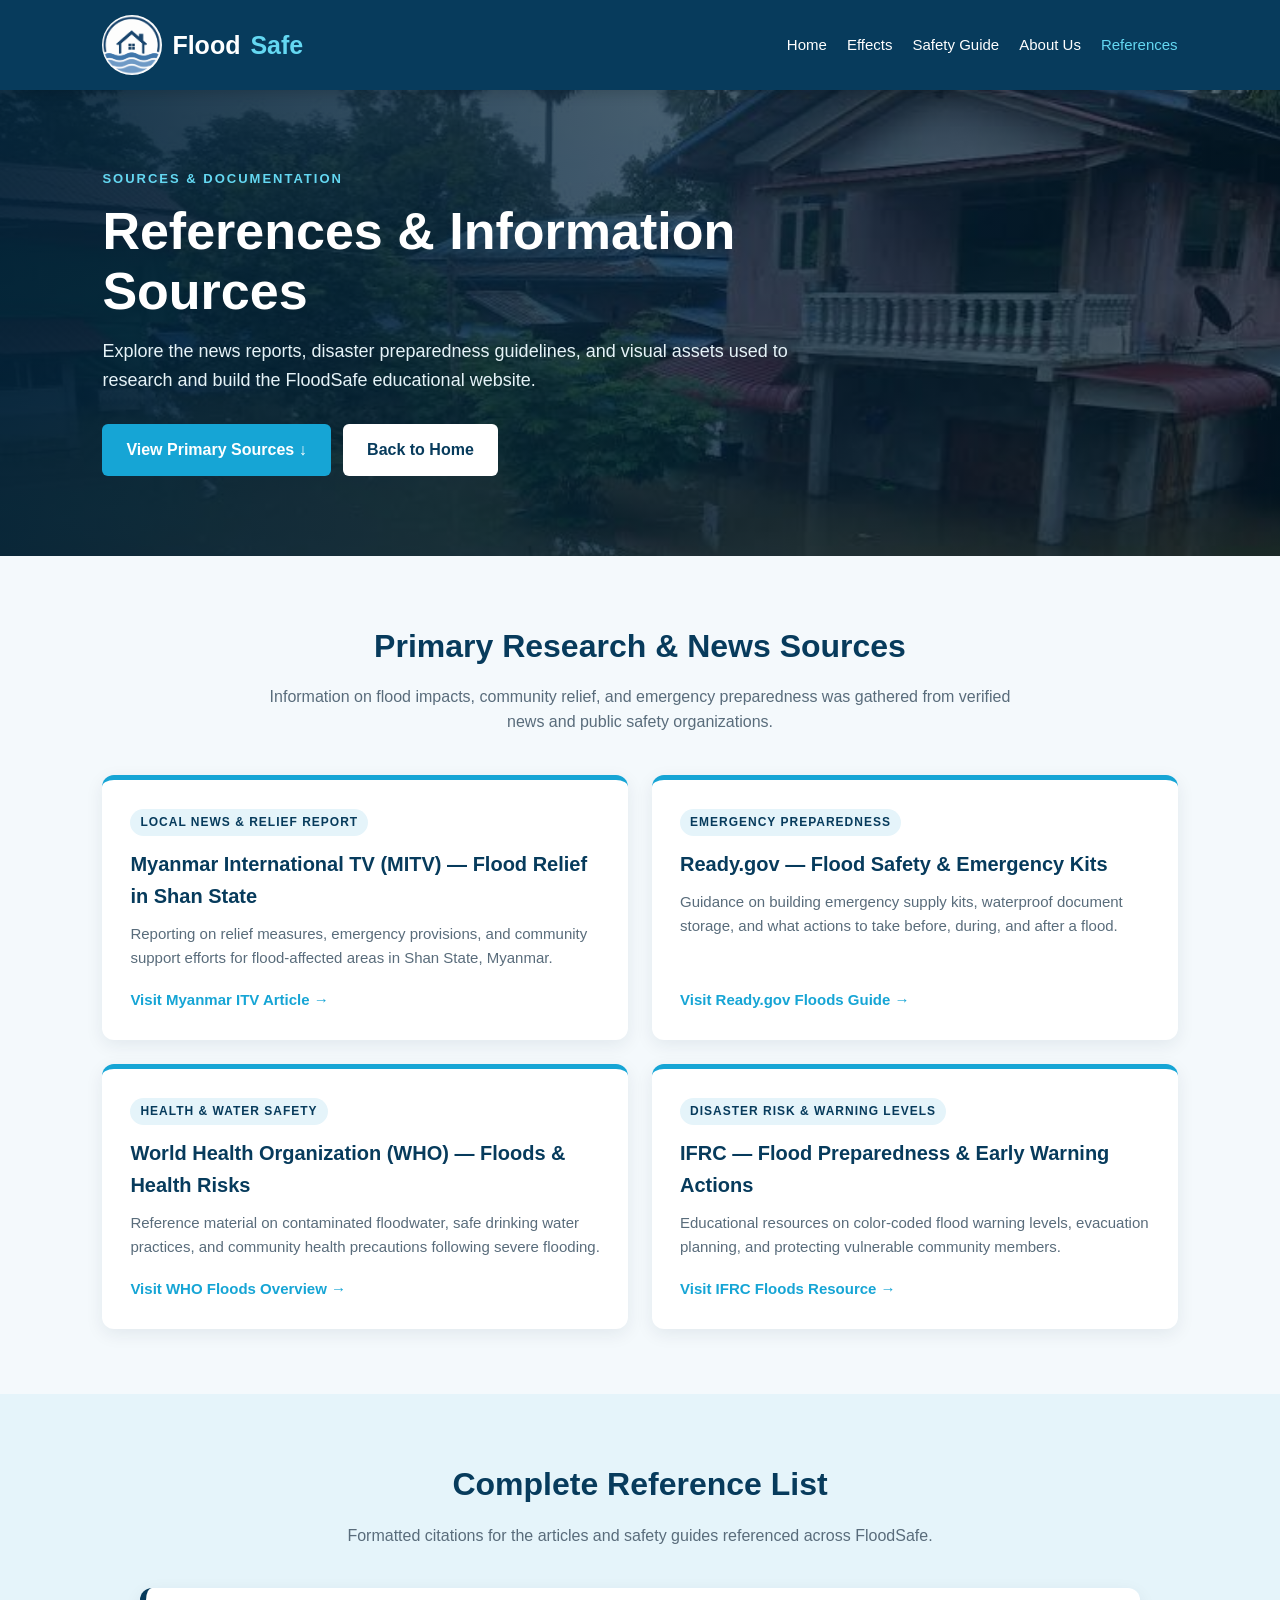
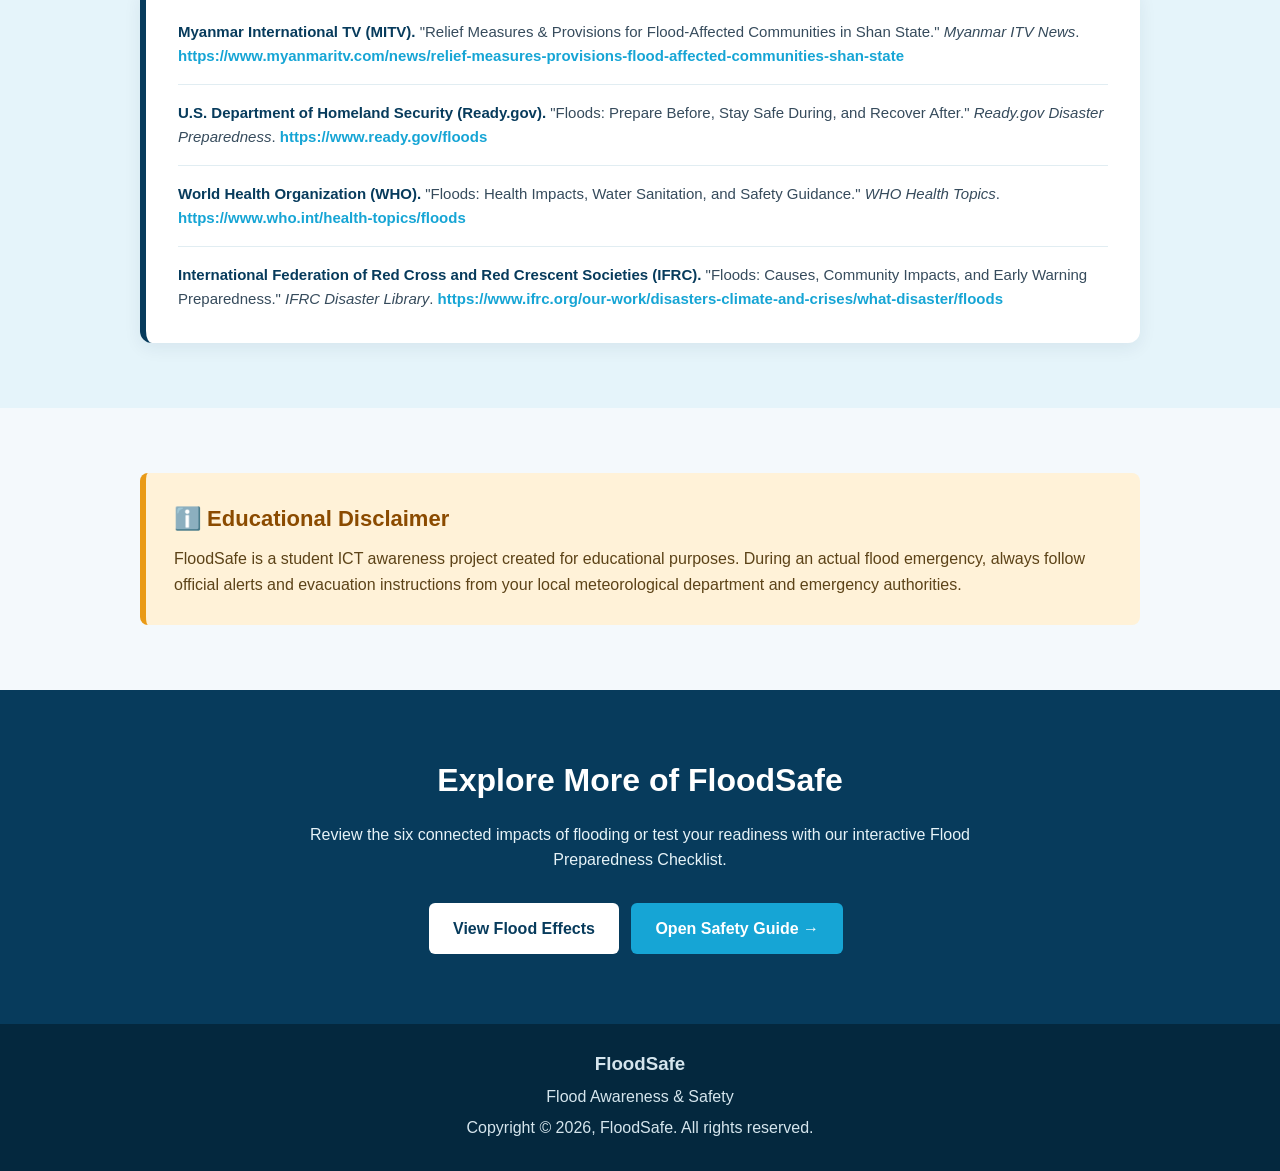
<file: Reference.html>
<!DOCTYPE html>
<html lang="en">
<head>
    <meta charset="UTF-8">
    <meta name="viewport" content="width=device-width, initial-scale=1.0">
    <title>References | FloodSafe</title>
    <link rel="icon" type="image/png" sizes="32x32" href="logoforIct.png">

    <style>
        * {
            margin: 0;
            padding: 0;
            box-sizing: border-box;
            scroll-behavior: smooth;
        }

        body {
            font-family: Arial, sans-serif;
            line-height: 1.6;
            color: #203040;
            background-color: #f4f9fc;
        }

        a {
            text-decoration: none;
            color: inherit;
        }

        /* Sticky Header */
        header {
            position: sticky;
            top: 0;
            z-index: 1000;
            background: #073b5c;
            color: white;
            padding: 15px 8%;
            display: flex;
            justify-content: space-between;
            align-items: center;
            flex-wrap: wrap;
            gap: 15px;
            box-shadow: 0 4px 12px rgba(0, 0, 0, 0.15);
        }

        .logo {
            display: flex;
            align-items: center;
            gap: 10px;
            font-size: 25px;
            font-weight: bold;
        }

        .logo-img {
            height: 60px;
            width: 60px;
            border-radius: 50%;
            object-fit: cover;
        }

        .logo span {
            color: #64d8f2;
        }

        nav {
            display: flex;
            flex-wrap: wrap;
            gap: 20px;
        }

        nav a {
            font-size: 15px;
            transition: color 0.3s;
        }

        nav a:hover,
        .active {
            color: #64d8f2;
        }

        /* Page Hero */
        .hero {
            min-height: 360px;
            padding: 75px 8%;
            display: flex;
            align-items: center;
            color: white;
            background:
                linear-gradient(
                    90deg,
                    rgba(3, 35, 57, 0.92),
                    rgba(3, 35, 57, 0.55)
                ),
                url("images.jpg")
                center/cover;
        }

        .hero-content {
            max-width: 700px;
        }

        .eyebrow {
            display: inline-block;
            color: #64d8f2;
            font-weight: bold;
            letter-spacing: 2px;
            text-transform: uppercase;
            font-size: 13px;
            margin-bottom: 12px;
        }

        .hero h1 {
            font-size: clamp(34px, 5vw, 52px);
            line-height: 1.15;
            margin-bottom: 16px;
        }

        .hero p {
            font-size: 18px;
            color: #e6f3f8;
            margin-bottom: 24px;
        }

        .btn {
            display: inline-block;
            padding: 13px 24px;
            margin: 5px 8px 5px 0;
            border-radius: 6px;
            font-weight: bold;
            background: #16a5d5;
            color: white;
            transition: 0.3s;
        }

        .btn:hover {
            background: #087da9;
            transform: translateY(-2px);
        }

        .btn-secondary {
            background: white;
            color: #073b5c;
        }

        .btn-secondary:hover {
            background: #e3f4fa;
        }

        section {
            padding: 65px 8%;
        }

        .section-heading {
            text-align: center;
            max-width: 750px;
            margin: 0 auto 40px;
        }

        .section-heading h2 {
            font-size: 32px;
            color: #073b5c;
            margin-bottom: 12px;
        }

        .section-heading p {
            color: #596c7b;
        }

        /* Reference Category Cards */
        .ref-grid {
            max-width: 1100px;
            margin: 0 auto;
            display: grid;
            grid-template-columns: repeat(2, minmax(0, 1fr));
            gap: 24px;
        }

        .ref-card {
            background: white;
            padding: 28px;
            border-radius: 12px;
            box-shadow: 0 5px 18px rgba(0, 40, 70, 0.08);
            border-top: 5px solid #16a5d5;
            display: flex;
            flex-direction: column;
            justify-content: space-between;
            transition: transform 0.3s;
        }

        .ref-card:hover {
            transform: translateY(-4px);
        }

        .ref-tag {
            display: inline-block;
            align-self: flex-start;
            background: #e5f4fa;
            color: #073b5c;
            font-size: 12px;
            font-weight: bold;
            text-transform: uppercase;
            letter-spacing: 1px;
            padding: 4px 10px;
            border-radius: 20px;
            margin-bottom: 12px;
        }

        .ref-card h3 {
            color: #073b5c;
            font-size: 20px;
            margin-bottom: 10px;
        }

        .ref-card p {
            color: #596c7b;
            font-size: 15px;
            margin-bottom: 18px;
        }

        .ref-link {
            display: inline-flex;
            align-items: center;
            gap: 6px;
            color: #16a5d5;
            font-weight: bold;
            font-size: 15px;
            word-break: break-word;
            transition: color 0.2s;
        }

        .ref-link:hover {
            color: #073b5c;
            text-decoration: underline;
        }

        /* Citation List Section */
        .about {
            background: #e5f4fa;
        }

        .citation-box {
            max-width: 1000px;
            margin: 0 auto;
            background: white;
            padding: 32px;
            border-radius: 12px;
            box-shadow: 0 5px 18px rgba(0, 40, 70, 0.07);
            border-left: 6px solid #073b5c;
        }

        .citation-list {
            list-style: none;
        }

        .citation-list li {
            padding: 16px 0;
            border-bottom: 1px solid #e1edf2;
            color: #364b5c;
            font-size: 15px;
        }

        .citation-list li:last-child {
            border-bottom: none;
            padding-bottom: 0;
        }

        .citation-list li:first-child {
            padding-top: 0;
        }

        .citation-list strong {
            color: #073b5c;
        }

        .citation-list a {
            color: #16a5d5;
            font-weight: bold;
        }

        .citation-list a:hover {
            text-decoration: underline;
        }

        /* Media & Icons Attribution */
        .media-grid {
            max-width: 1000px;
            margin: 0 auto;
            display: grid;
            grid-template-columns: repeat(3, minmax(0, 1fr));
            gap: 20px;
        }

        .media-card {
            background: white;
            padding: 24px;
            border-radius: 12px;
            box-shadow: 0 5px 18px rgba(0, 40, 70, 0.08);
            border-bottom: 4px solid #16a5d5;
        }

        .media-card h3 {
            color: #073b5c;
            font-size: 18px;
            margin-bottom: 8px;
        }

        .media-card p {
            color: #596c7b;
            font-size: 14px;
            margin-bottom: 12px;
        }

        .warning {
            background: #fff2d8;
            border-left: 6px solid #e99a16;
            padding: 28px;
            border-radius: 8px;
            max-width: 1000px;
            margin: 0 auto;
        }

        .warning h2 {
            color: #8b4b00;
            margin-bottom: 10px;
            font-size: 22px;
        }

        .warning p {
            color: #5c4318;
        }

        .cta {
            text-align: center;
            background: #073b5c;
            color: white;
        }

        .cta h2 {
            font-size: 32px;
            margin-bottom: 15px;
        }

        .cta p {
            max-width: 700px;
            margin: 0 auto 25px;
            color: #e6f3f8;
        }

        footer {
            background: #04283e;
            color: #d5e5ed;
            text-align: center;
            padding: 25px 8%;
        }

        footer p {
            margin: 5px 0;
        }

        @media (max-width: 900px) {
            .ref-grid,
            .media-grid {
                grid-template-columns: 1fr;
            }

            header {
                justify-content: center;
            }

            nav {
                justify-content: center;
            }
        }

        @media (max-width: 600px) {
            .hero {
                padding: 55px 6%;
            }

            section {
                padding: 50px 6%;
            }

            .section-heading h2,
            .cta h2 {
                font-size: 27px;
            }

            .citation-box {
                padding: 22px;
            }
        }
    </style>
</head>
<body>

    <header>
        <a href="index.html" class="logo">
            <img src="logoforIct.png" alt="FloodSafe" class="logo-img">
            Flood<span>Safe</span>
        </a>
        <nav aria-label="Main navigation">
            <a href="index.html">Home</a>
            <a href="Effect.html">Effects</a>
            <a href="Safety.html">Safety Guide</a>
            <a href="Aboutus.html">About Us</a>
            <a href="Reference.html" class="active">References</a>
        </nav>
    </header>

    <main>
        <section class="hero">
            <div class="hero-content">
                <span class="eyebrow">Sources &amp; Documentation</span>
                <h1>References &amp; Information Sources</h1>
                <p>
                    Explore the news reports, disaster preparedness guidelines,
                    and visual assets used to research and build the FloodSafe
                    educational website.
                </p>
                <a href="#featured-sources" class="btn">View Primary Sources ↓</a>
                <a href="index.html" class="btn btn-secondary">Back to Home</a>
            </div>
        </section>

        <!-- Primary Research & News Sources -->
        <section id="featured-sources">
            <div class="section-heading">
                <h2>Primary Research &amp; News Sources</h2>
                <p>
                    Information on flood impacts, community relief, and emergency
                    preparedness was gathered from verified news and public safety organizations.
                </p>
            </div>

            <div class="ref-grid">
                <article class="ref-card">
                    <div>
                        <span class="ref-tag">Local News &amp; Relief Report</span>
                        <h3>Myanmar International TV (MITV) — Flood Relief in Shan State</h3>
                        <p>
                            Reporting on relief measures, emergency provisions, and community support
                            efforts for flood-affected areas in Shan State, Myanmar.
                        </p>
                    </div>
                    <a class="ref-link" href="https://www.myanmaritv.com/news/relief-measures-provisions-flood-affected-communities-shan-state" target="_blank" rel="noopener noreferrer">
                        Visit Myanmar ITV Article →
                    </a>
                </article>

                <article class="ref-card">
                    <div>
                        <span class="ref-tag">Emergency Preparedness</span>
                        <h3>Ready.gov — Flood Safety &amp; Emergency Kits</h3>
                        <p>
                            Guidance on building emergency supply kits, waterproof document storage,
                            and what actions to take before, during, and after a flood.
                        </p>
                    </div>
                    <a class="ref-link" href="https://www.ready.gov/floods" target="_blank" rel="noopener noreferrer">
                        Visit Ready.gov Floods Guide →
                    </a>
                </article>

                <article class="ref-card">
                    <div>
                        <span class="ref-tag">Health &amp; Water Safety</span>
                        <h3>World Health Organization (WHO) — Floods &amp; Health Risks</h3>
                        <p>
                            Reference material on contaminated floodwater, safe drinking water
                            practices, and community health precautions following severe flooding.
                        </p>
                    </div>
                    <a class="ref-link" href="https://www.who.int/health-topics/floods" target="_blank" rel="noopener noreferrer">
                        Visit WHO Floods Overview →
                    </a>
                </article>

                <article class="ref-card">
                    <div>
                        <span class="ref-tag">Disaster Risk &amp; Warning Levels</span>
                        <h3>IFRC — Flood Preparedness &amp; Early Warning Actions</h3>
                        <p>
                            Educational resources on color-coded flood warning levels, evacuation
                            planning, and protecting vulnerable community members.
                        </p>
                    </div>
                    <a class="ref-link" href="https://www.worldbank.org/en/country/myanmar/publication/myanmar-floods-and-landslides-post-disaster-needs-assessment" target="_blank" rel="noopener noreferrer">
                        Visit IFRC Floods Resource →
                    </a>
                </article>
            </div>
        </section>

        <!-- Formatted Reference List -->
        <section class="about" id="citations">
            <div class="section-heading">
                <h2>Complete Reference List</h2>
                <p>Formatted citations for the articles and safety guides referenced across FloodSafe.</p>
            </div>

            <div class="citation-box">
                <ol class="citation-list">
                    <li>
                        <strong>Myanmar International TV (MITV).</strong>
                        "Relief Measures &amp; Provisions for Flood-Affected Communities in Shan State."
                        <em>Myanmar ITV News</em>.
                        <a href="https://www.myanmaritv.com/news/relief-measures-provisions-flood-affected-communities-shan-state" target="_blank" rel="noopener noreferrer">
                            https://www.myanmaritv.com/news/relief-measures-provisions-flood-affected-communities-shan-state
                        </a>
                    </li>
                    <li>
                        <strong>U.S. Department of Homeland Security (Ready.gov).</strong>
                        "Floods: Prepare Before, Stay Safe During, and Recover After."
                        <em>Ready.gov Disaster Preparedness</em>.
                        <a href="https://www.ready.gov/floods" target="_blank" rel="noopener noreferrer">
                            https://www.ready.gov/floods
                        </a>
                    </li>
                    <li>
                        <strong>World Health Organization (WHO).</strong>
                        "Floods: Health Impacts, Water Sanitation, and Safety Guidance."
                        <em>WHO Health Topics</em>.
                        <a href="https://www.who.int/health-topics/floods" target="_blank" rel="noopener noreferrer">
                            https://www.who.int/health-topics/floods
                        </a>
                    </li>
                    <li>
                        <strong>International Federation of Red Cross and Red Crescent Societies (IFRC).</strong>
                        "Floods: Causes, Community Impacts, and Early Warning Preparedness."
                        <em>IFRC Disaster Library</em>.
                        <a href="https://reliefweb.int/disaster/fl-2026-000141-mmr" target="_blank" rel="noopener noreferrer">
                            https://www.ifrc.org/our-work/disasters-climate-and-crises/what-disaster/floods
                        </a>
                    </li>
                </ol>
            </div>
        </section>

        <!-- Disclaimer -->
        <section>
            <div class="warning">
                <h2>ℹ️ Educational Disclaimer</h2>
                <p>
                    FloodSafe is a student ICT awareness project created for educational purposes.
                    During an actual flood emergency, always follow official alerts and evacuation
                    instructions from your local meteorological department and emergency authorities.
                </p>
            </div>
        </section>

        <section class="cta">
            <h2>Explore More of FloodSafe</h2>
            <p>
                Review the six connected impacts of flooding or test your readiness
                with our interactive Flood Preparedness Checklist.
            </p>
            <a href="Effect.html" class="btn btn-secondary">View Flood Effects</a>
            <a href="Safety.html" class="btn">Open Safety Guide →</a>
        </section>
    </main>

    <footer>
        <h3>FloodSafe</h3>
        <p>Flood Awareness & Safety</p>
        <p>Copyright © 2026, FloodSafe. All rights reserved.</p>
    </footer>

    <script>
        document.getElementById("year").textContent = new Date().getFullYear();
    </script>

</body>
</html>
</file>
